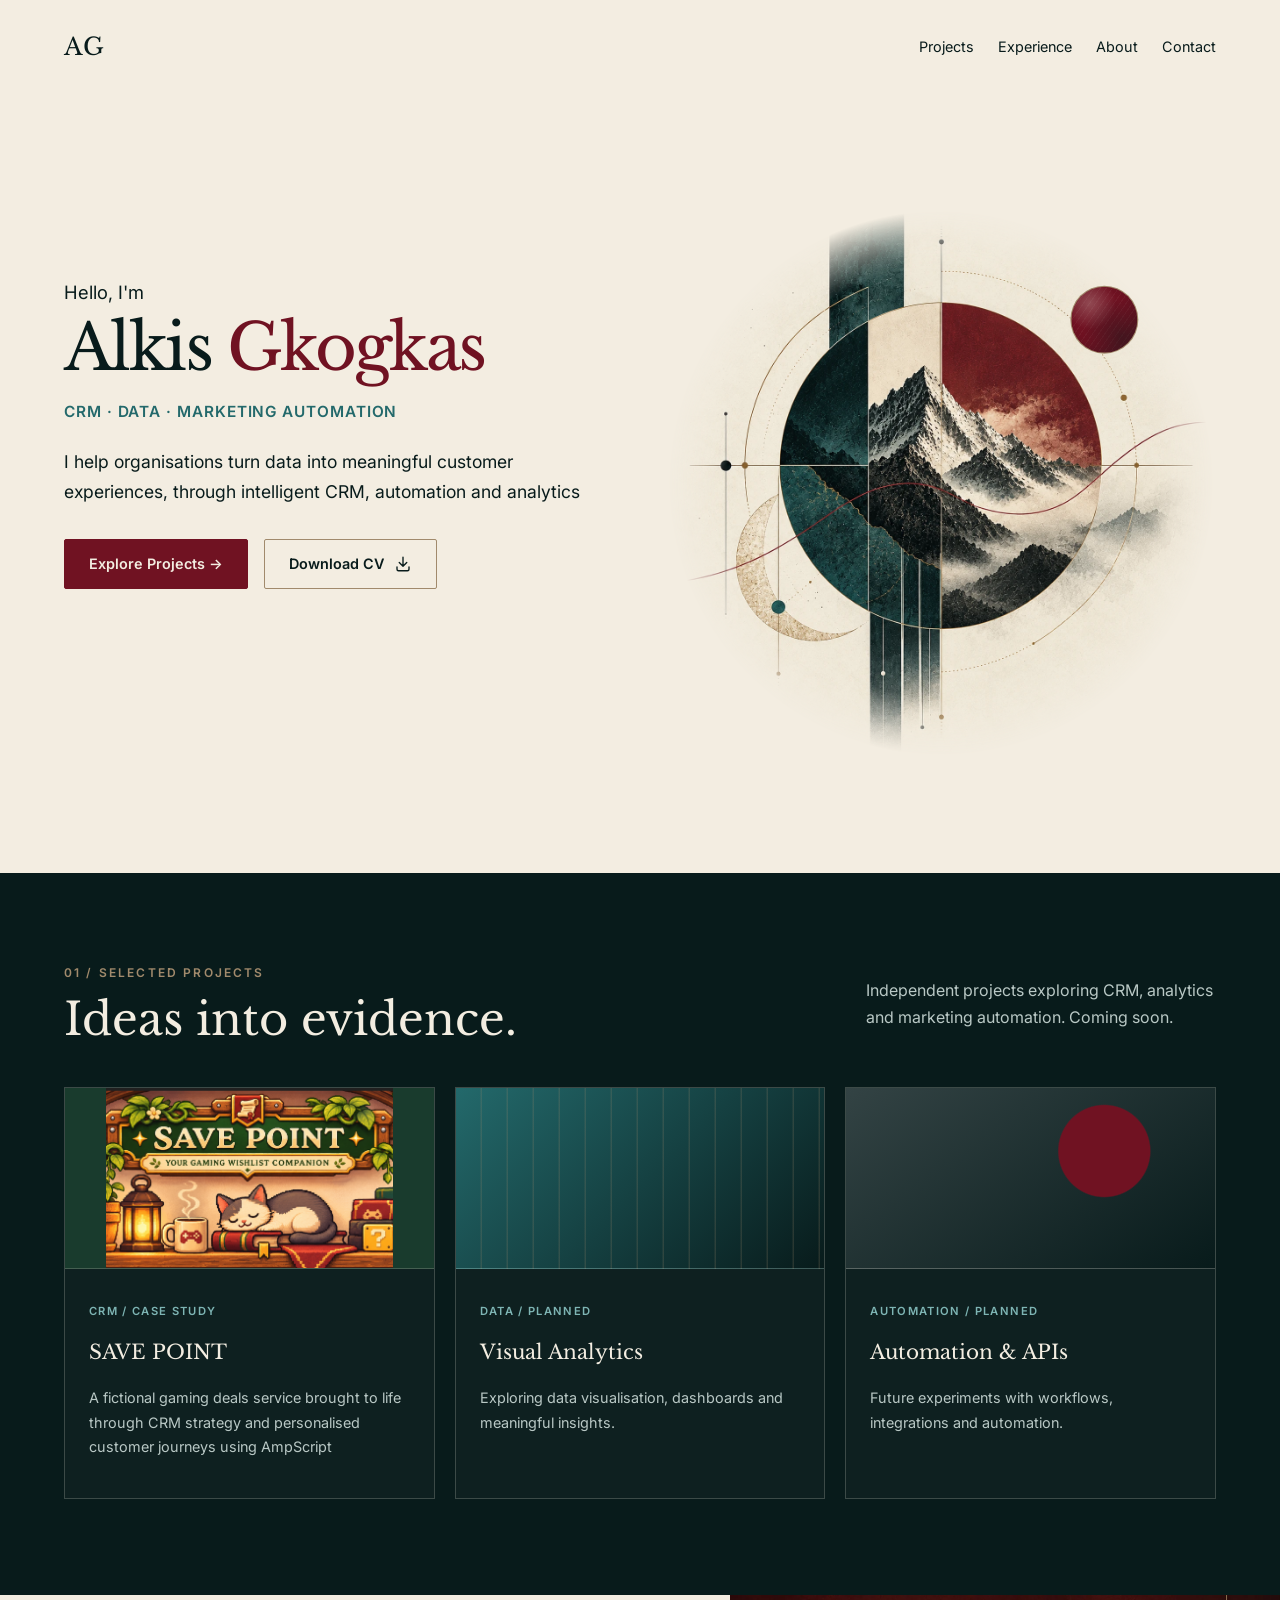
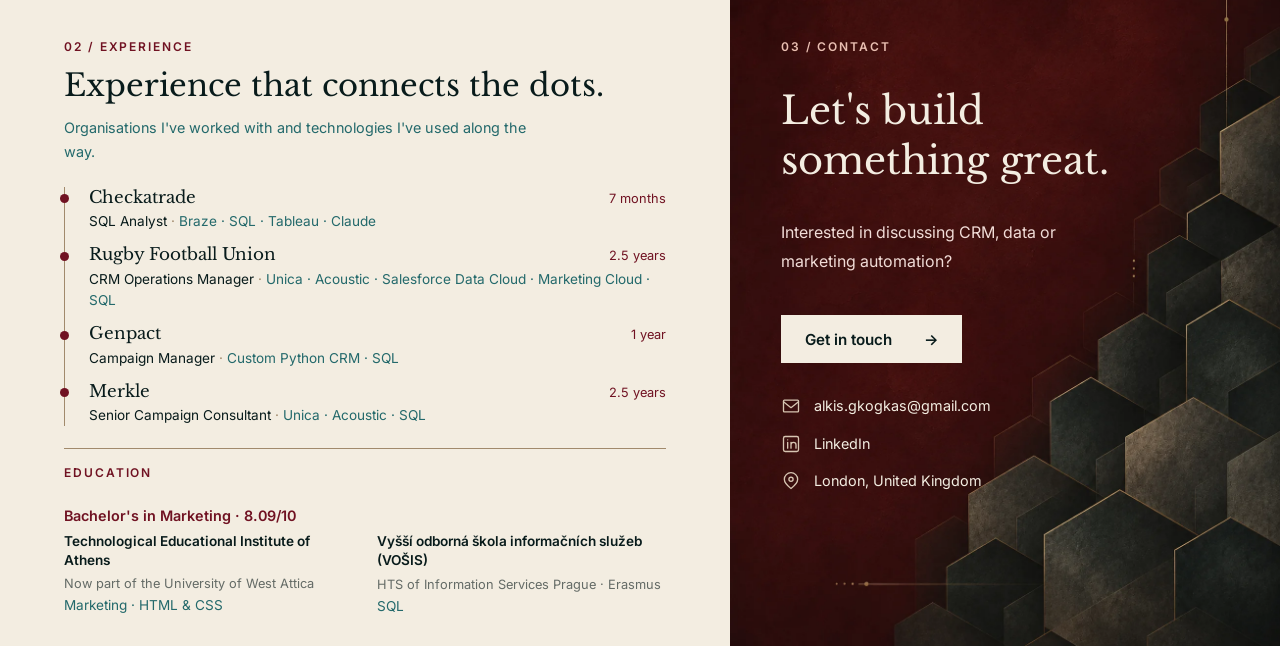
<file: index.html>
<!DOCTYPE html>
<html lang="en">
<head>
    <meta charset="UTF-8">
    <meta name="viewport" content="width=device-width, initial-scale=1.0">
    <title>Alkis Gkogkas</title>
    <link rel="stylesheet" href="style.css">
    <script src="hero.js" defer></script>
</head>
<body>

    <header class="site-header">
        <a href="/" class="logo">AG</a>
        <nav aria-label="Main navigation">
            <a href="#projects">Projects</a>
            <a href="#experience">Experience</a>
            <span class="nav-placeholder">About</span>
            <a href="#contact">Contact</a>
        </nav>
    </header>

    <main>
        <!-- Hero -->
        <section class="hero">
            <div class="hero-content">
                <p class="hero-intro">Hello, I'm</p>

                <h1>
                    <span class="first-name">Alkis</span>
                    <span class="last-name">Gkogkas</span>
                </h1>

                <p class="hero-role">CRM · DATA · MARKETING AUTOMATION</p>

                <p class="hero-description">
                    I help organisations turn data into meaningful
                    customer experiences, through intelligent CRM,
                    automation and analytics
                </p>

                <!-- Decorative placeholders; activate when destinations exist -->
                <div class="hero-actions">
                    <span class="hero-button hero-button-primary">
                        Explore Projects &rarr;
                    </span>

                    
<details class="cv-selector">

    <summary class="hero-button hero-button-secondary">
        Download CV

        <svg width="18" height="18" viewBox="0 0 24 24"
             fill="none" stroke="currentColor"
             stroke-width="1.8" stroke-linecap="round"
             stroke-linejoin="round" aria-hidden="true">
            <path d="M12 3v12m-5-5 5 5 5-5"/>
            <path d="M4 16v3a2 2 0 0 0 2 2h12a2 2 0 0 0 2-2v-3"/>
        </svg>
    </summary>

    <div class="cv-options">

        <a class="cv-option"
           data-cv="crm"
           href="cv-crm.pdf"
           download="Alkis-Gkogkas-CRM.pdf">
            <strong>CRM & Automation</strong>
            <span>Download PDF</span>
        </a>

        <a class="cv-option"
            data-cv="analytics"
            href="cv-analytics.pdf"
           download="Alkis-Gkogkas-Analytics.pdf">
            <strong>Data & Analytics</strong>
            <span>Download PDF</span>
        </a>

    </div>

</details>
</div> 
</div> 

            <div class="hero-art" aria-hidden="true">
                <img src="hero-geometric-artwork.webp" alt="" class="hero-image">
                <div class="art-dot"></div>
            </div>
        </section>

        <!-- Projects: sample project concepts, not completed case studies -->
        <section class="projects" id="projects">
            <div class="projects-inner">
                <div class="projects-heading">
                    <div>
                        <p class="projects-kicker">01 / SELECTED PROJECTS</p>
                        <h2>Ideas into evidence.</h2>
                    </div>
                    <p class="projects-intro">
                        Independent projects exploring CRM,
                        analytics and marketing automation.
                        Coming soon.
                    </p>
                </div>

                <div class="projects-grid">
                    
<a class="project-card" href="/projects/save-point/">
    <div class="project-visual project-visual--crm"
         aria-hidden="true"></div>

    <div class="project-copy">
        <p class="project-label">CRM / CASE STUDY</p>
        <h3>SAVE POINT</h3>
        <p>
            A fictional gaming deals service brought to life
            through CRM strategy and personalised customer journeys
            using AmpScript
        </p>
    </div>
</a>


                    <article class="project-card">
                        <div class="project-visual project-visual--data"
                             aria-hidden="true"></div>
                        <div class="project-copy">
                            <p class="project-label">DATA / PLANNED</p>
                            <h3>Visual Analytics</h3>
                            <p>
                                Exploring data visualisation,
                                dashboards and meaningful insights.
                            </p>
                        </div>
                    </article>

                    <article class="project-card">
                        <div class="project-visual project-visual--automation"
                             aria-hidden="true"></div>
                        <div class="project-copy">
                            <p class="project-label">AUTOMATION / PLANNED</p>
                            <h3>Automation & APIs</h3>
                            <p>
                                Future experiments with workflows,
                                integrations and automation.
                            </p>
                        </div>
                    </article>
                </div>
            </div>
        </section>

        <!-- Experience / Contact split -->
        <div class="career-contact">
            <section class="experience-panel" id="experience">
                <p class="section-label">02 / EXPERIENCE</p>
                <h2>Experience that connects the dots.</h2>
                <p class="experience-intro">
                    Organisations I've worked with and
                    technologies I've used along the way.
                </p>

                <ol class="career-list">
                    <li class="career-entry">
                        <div class="career-heading">
                            <h3>Checkatrade</h3>
                            <span class="career-duration">7 months</span>
                        </div>
                        <p class="career-role">SQL Analyst</p>
                        <p class="career-tools">Braze · SQL · Tableau · Claude</p>
                    </li>

                    <li class="career-entry">
                        <div class="career-heading">
                            <h3>Rugby Football Union</h3>
                            <span class="career-duration">2.5 years</span>
                        </div>
                        <p class="career-role">CRM Operations Manager</p>
                        <p class="career-tools">
                            Unica · Acoustic · Salesforce Data Cloud · Marketing Cloud · SQL
                        </p>
                    </li>

                    <li class="career-entry">
                        <div class="career-heading">
                            <h3>Genpact</h3>
                            <span class="career-duration">1 year</span>
                        </div>
                        <p class="career-role">Campaign Manager</p>
                        <p class="career-tools">Custom Python CRM · SQL</p>
                    </li>

                    <li class="career-entry">
                        <div class="career-heading">
                            <h3>Merkle</h3>
                            <span class="career-duration">2.5 years</span>
                        </div>
                        <p class="career-role">Senior Campaign Consultant</p>
                        <p class="career-tools">Unica · Acoustic · SQL</p>
                    </li>
                </ol>

                <div class="education-block">
                    <p class="section-label">EDUCATION</p>
                    <div class="education-entry">
                        <p class="education-degree"> Bachelor's in Marketing · 8.09/10</p>
                        <h3>Technological Educational Institute of Athens</h3>
                        <p class="education-institution">
                            Now part of the University of West Attica
                        </p>
                        <p class="education-skills">Marketing · HTML &amp; CSS</p>
                    </div>

                    <div class="education-entry">
                        <h3>Vyšší odborná škola informačních služeb (VOŠIS)</h3>
                        <p class="education-institution">HTS of Information Services Prague · Erasmus</p>
                        <p class="education-skills">SQL</p>
                    </div>
                </div>
            </section>

            <section class="contact-panel" id="contact">
                <div class="contact-content">
                    <p class="contact-kicker">03 / CONTACT</p>
                    <h2>Let's build something great.</h2>
                    <p class="contact-description">
                        Interested in discussing CRM, data
                        or marketing automation?
                     </p>
                   
<a class="contact-button"
   href="mailto:alkis.gkogkas@gmail.com">
    Get in touch
    <span aria-hidden="true">&rarr;</span>
</a>

<address class="contact-details">        

<div class="contact-email-row">
    <button
        class="contact-copy-email"
        type="button"
        data-email="alkis.gkogkas@gmail.com"
        title="Copy email address"
    >
        <span class="contact-icon" aria-hidden="true">
            <svg viewBox="0 0 24 24">
                <rect x="3" y="5" width="18" height="14" rx="1"/>
                <path d="m3 7 9 7 9-7"/>
            </svg>
        </span>
        <span>alkis.gkogkas@gmail.com</span>
    </button>

    <span class="copy-feedback" role="status"></span>
</div>

      <a href="https://www.linkedin.com/in/alkis-gkogkas"
       target="_blank"
       rel="noopener noreferrer">
        <span class="contact-icon" aria-hidden="true">
            <svg viewBox="0 0 24 24">
                <rect x="3" y="3" width="18" height="18" rx="2"/>
                <path d="M8 10v7 M8 7v.01 M12 17v-7
                         M12 13a3 3 0 0 1 6 0v4"/>
            </svg>
        </span>
        LinkedIn
    </a>

    <div class="contact-location">
        <span class="contact-icon" aria-hidden="true">
            <svg viewBox="0 0 24 24">
                <path d="M20 10c0 5-8 11-8 11S4 15 4 10
                         a8 8 0 1 1 16 0Z"/>
                <circle cx="12" cy="10" r="2.5"/>
            </svg>
        </span>
        London, United Kingdom
    </div>

</address>

                </div>
            </section>
        </div>
    </main>
</body>
</html>
</file>
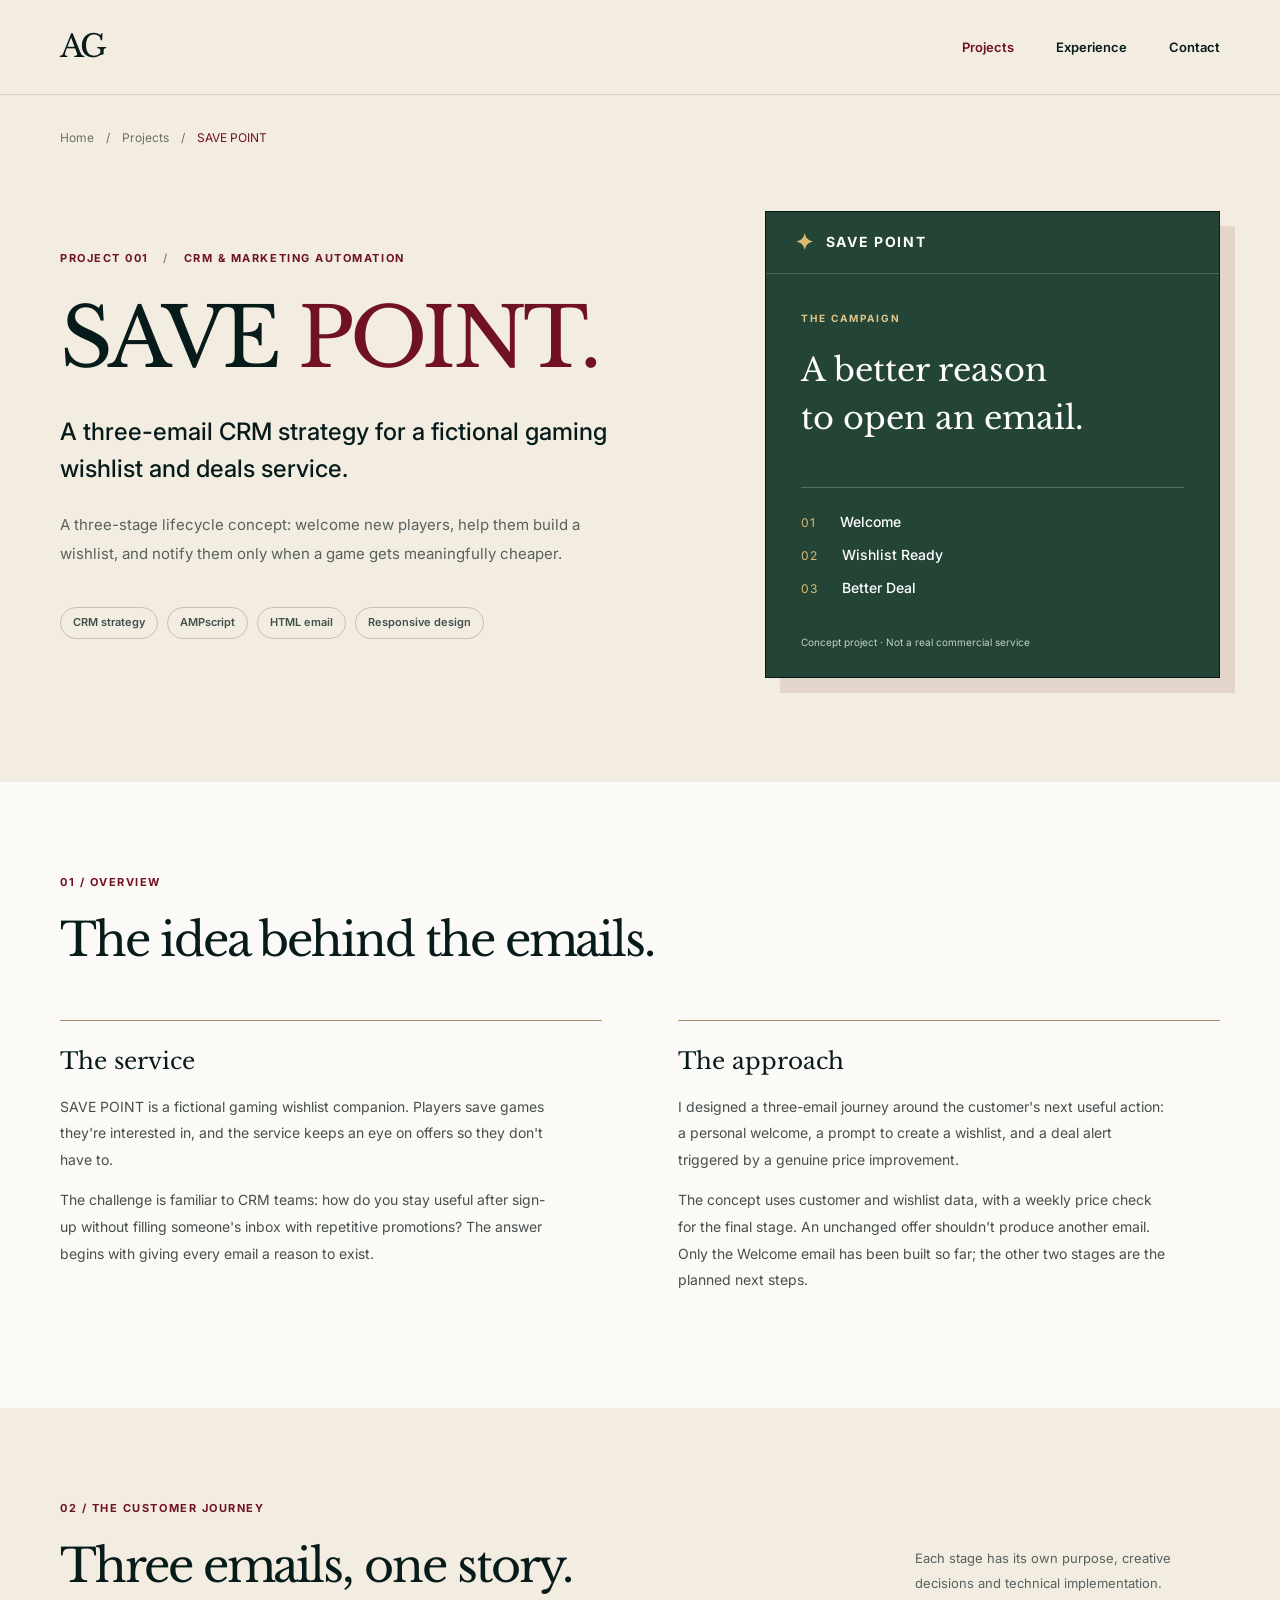
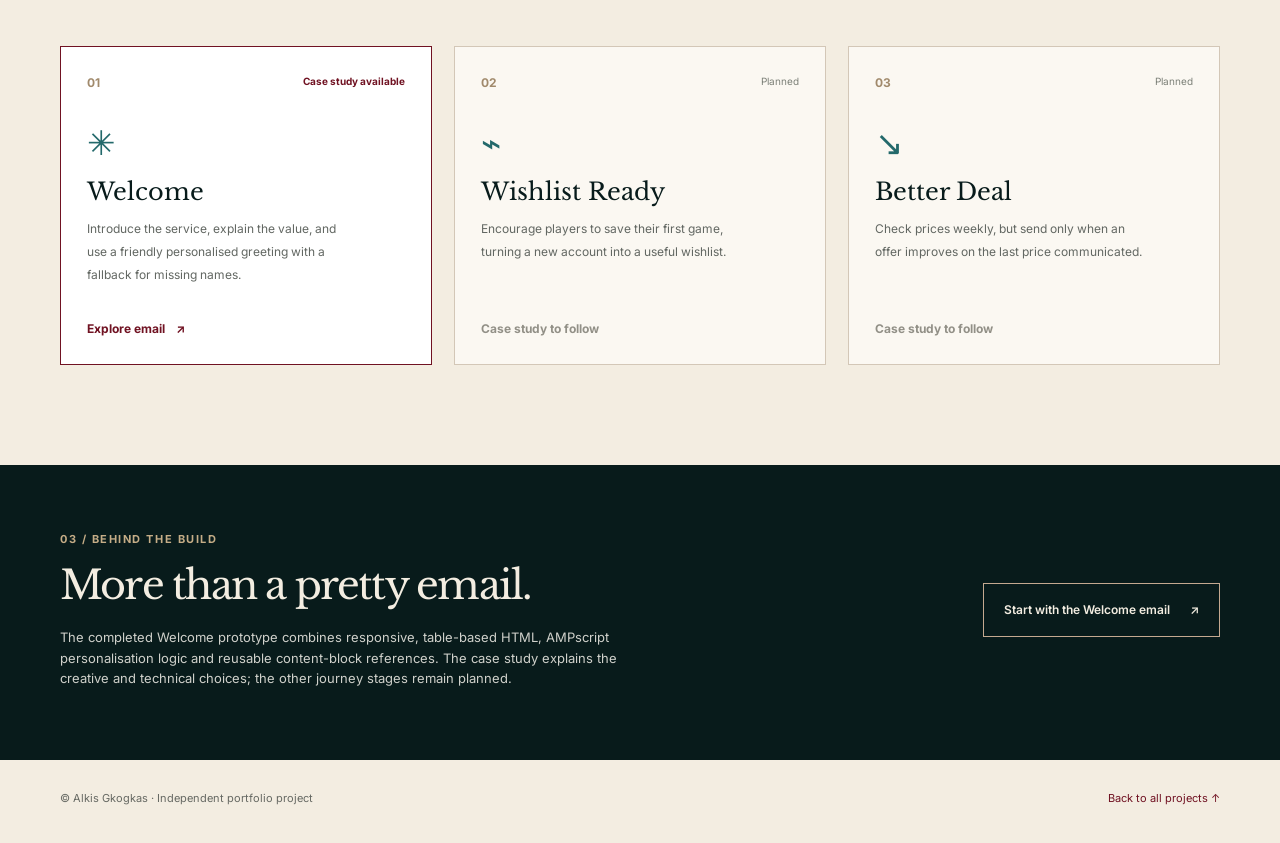
<file: projects/save-point/index.html>
<!doctype html>
<html lang="en">
<head>
  <meta charset="utf-8">
  <meta name="viewport" content="width=device-width, initial-scale=1">
  <meta name="description" content="SAVE POINT: a fictional gaming wishlist CRM campaign, designed as a portfolio project by Alkis Gkogkas.">
  <title>SAVE POINT CRM Campaign | Alkis Gkogkas</title>
  <link rel="preconnect" href="https://fonts.googleapis.com">
  <link rel="preconnect" href="https://fonts.gstatic.com" crossorigin>
  <link href="https://fonts.googleapis.com/css2?family=Inter:wght@400;500;600;700&family=Libre+Baskerville:wght@400;700&display=swap" rel="stylesheet">
  <link rel="stylesheet" href="project.css">
</head>
<body>
  <a class="skip-link" href="#main">Skip to content</a>
  <header class="site-header">
    <div class="shell header-inner">
      <a class="monogram" href="../../index.html" aria-label="Alkis Gkogkas, homepage">AG</a>
      <nav class="site-nav" aria-label="Main navigation">
        <a href="../../index.html#projects" aria-current="page">Projects</a>
        <a href="../../index.html#experience">Experience</a>
        <a href="../../index.html#contact">Contact</a>
      </nav>
    </div>
  </header>

  <main id="main">
    <div class="shell breadcrumbs" aria-label="Breadcrumb">
      <a href="../../index.html">Home</a><span aria-hidden="true">/</span>
      <a href="../../index.html#projects">Projects</a><span aria-hidden="true">/</span>
      <span aria-current="page">SAVE POINT</span>
    </div>

    <section class="campaign-hero shell" aria-labelledby="campaign-title">
      <div class="hero-copy">
        <p class="eyebrow">PROJECT 001 <span class="eyebrow-divider">/</span> CRM &amp; MARKETING AUTOMATION</p>
        <h1 id="campaign-title">SAVE <em>POINT.</em></h1>
        <p class="hero-lead">A three-email CRM strategy for a fictional gaming wishlist and deals service.</p>
        <p class="hero-subtext">A three-stage lifecycle concept: welcome new players, help them build a wishlist, and notify them only when a game gets meaningfully cheaper.</p>
        <div class="tag-row" aria-label="Project technologies">
          <span>CRM strategy</span><span>AMPscript</span><span>HTML email</span><span>Responsive design</span>
        </div>
      </div>
      <aside class="campaign-note" aria-label="Project at a glance">
        <div class="note-header"><span class="tiny-star" aria-hidden="true">✦</span><span>SAVE POINT</span></div>
        <div class="note-body">
          <p class="note-kicker">THE CAMPAIGN</p>
          <p class="note-title">A better reason<br>to open an email.</p>
          <div class="note-rule"></div>
          <div class="note-steps" aria-label="Journey stages">
            <span>01 <strong>Welcome</strong></span>
            <span>02 <strong>Wishlist Ready</strong></span>
            <span>03 <strong>Better Deal</strong></span>
          </div>
          <p class="note-footer">Concept project · Not a real commercial service</p>
        </div>
      </aside>
    </section>

    <section class="section-white" aria-labelledby="project-overview-title">
      <div class="shell section-block">
        <div class="section-heading">
          <p class="eyebrow">01 / OVERVIEW</p>
          <h2 id="project-overview-title">The idea behind the emails.</h2>
        </div>
        <div class="overview-grid">
          <div class="editorial-block">
            <h3>The service</h3>
            <p>SAVE POINT is a fictional gaming wishlist companion. Players save games they're interested in, and the service keeps an eye on offers so they don't have to.</p>
            <p>The challenge is familiar to CRM teams: how do you stay useful after sign-up without filling someone's inbox with repetitive promotions? The answer begins with giving every email a reason to exist.</p>
          </div>
          <div class="editorial-block">
            <h3>The approach</h3>
            <p>I designed a three-email journey around the customer's next useful action: a personal welcome, a prompt to create a wishlist, and a deal alert triggered by a genuine price improvement.</p>
            <p>The concept uses customer and wishlist data, with a weekly price check for the final stage. An unchanged offer shouldn't produce another email. Only the Welcome email has been built so far; the other two stages are the planned next steps.</p>
          </div>
        </div>
      </div>
    </section>

    <section class="section-parchment" aria-labelledby="journey-title">
      <div class="shell section-block journey-block">
        <div class="section-heading section-heading-row">
          <div>
            <p class="eyebrow">02 / THE CUSTOMER JOURNEY</p>
            <h2 id="journey-title">Three emails, one story.</h2>
          </div>
          <p class="section-aside">Each stage has its own purpose, creative decisions and technical implementation.</p>
        </div>
        <div class="journey-cards">
          <a class="journey-card journey-card-active" href="welcome.html" aria-label="Read the Welcome email case study">
            <div class="card-top"><span class="stage-number">01</span><span class="status status-ready">Case study available</span></div>
            <div class="stage-icon" aria-hidden="true">✳</div>
            <h3>Welcome</h3>
            <p>Introduce the service, explain the value, and use a friendly personalised greeting with a fallback for missing names.</p>
            <span class="card-action">Explore email <span aria-hidden="true">↗</span></span>
          </a>
          <article class="journey-card journey-card-planned">
            <div class="card-top"><span class="stage-number">02</span><span class="status">Planned</span></div>
            <div class="stage-icon" aria-hidden="true">⌁</div>
            <h3>Wishlist Ready</h3>
            <p>Encourage players to save their first game, turning a new account into a useful wishlist.</p>
            <span class="card-action card-action-muted">Case study to follow</span>
          </article>
          <article class="journey-card journey-card-planned">
            <div class="card-top"><span class="stage-number">03</span><span class="status">Planned</span></div>
            <div class="stage-icon" aria-hidden="true">↘</div>
            <h3>Better Deal</h3>
            <p>Check prices weekly, but send only when an offer improves on the last price communicated.</p>
            <span class="card-action card-action-muted">Case study to follow</span>
          </article>
        </div>
      </div>
    </section>

    <section class="section-ink" aria-labelledby="details-title">
      <div class="shell closing-row">
        <div>
          <p class="eyebrow eyebrow-gold">03 / BEHIND THE BUILD</p>
          <h2 id="details-title">More than a pretty email.</h2>
          <p>The completed Welcome prototype combines responsive, table-based HTML, AMPscript personalisation logic and reusable content-block references. The case study explains the creative and technical choices; the other journey stages remain planned.</p>
        </div>
        <a class="outline-button" href="welcome.html">Start with the Welcome email <span aria-hidden="true">↗</span></a>
      </div>
    </section>
  </main>

  <footer class="site-footer">
    <div class="shell footer-inner"><span>© Alkis Gkogkas · Independent portfolio project</span><a href="../../index.html#projects">Back to all projects ↑</a></div>
  </footer>
</body>
</html>
</file>
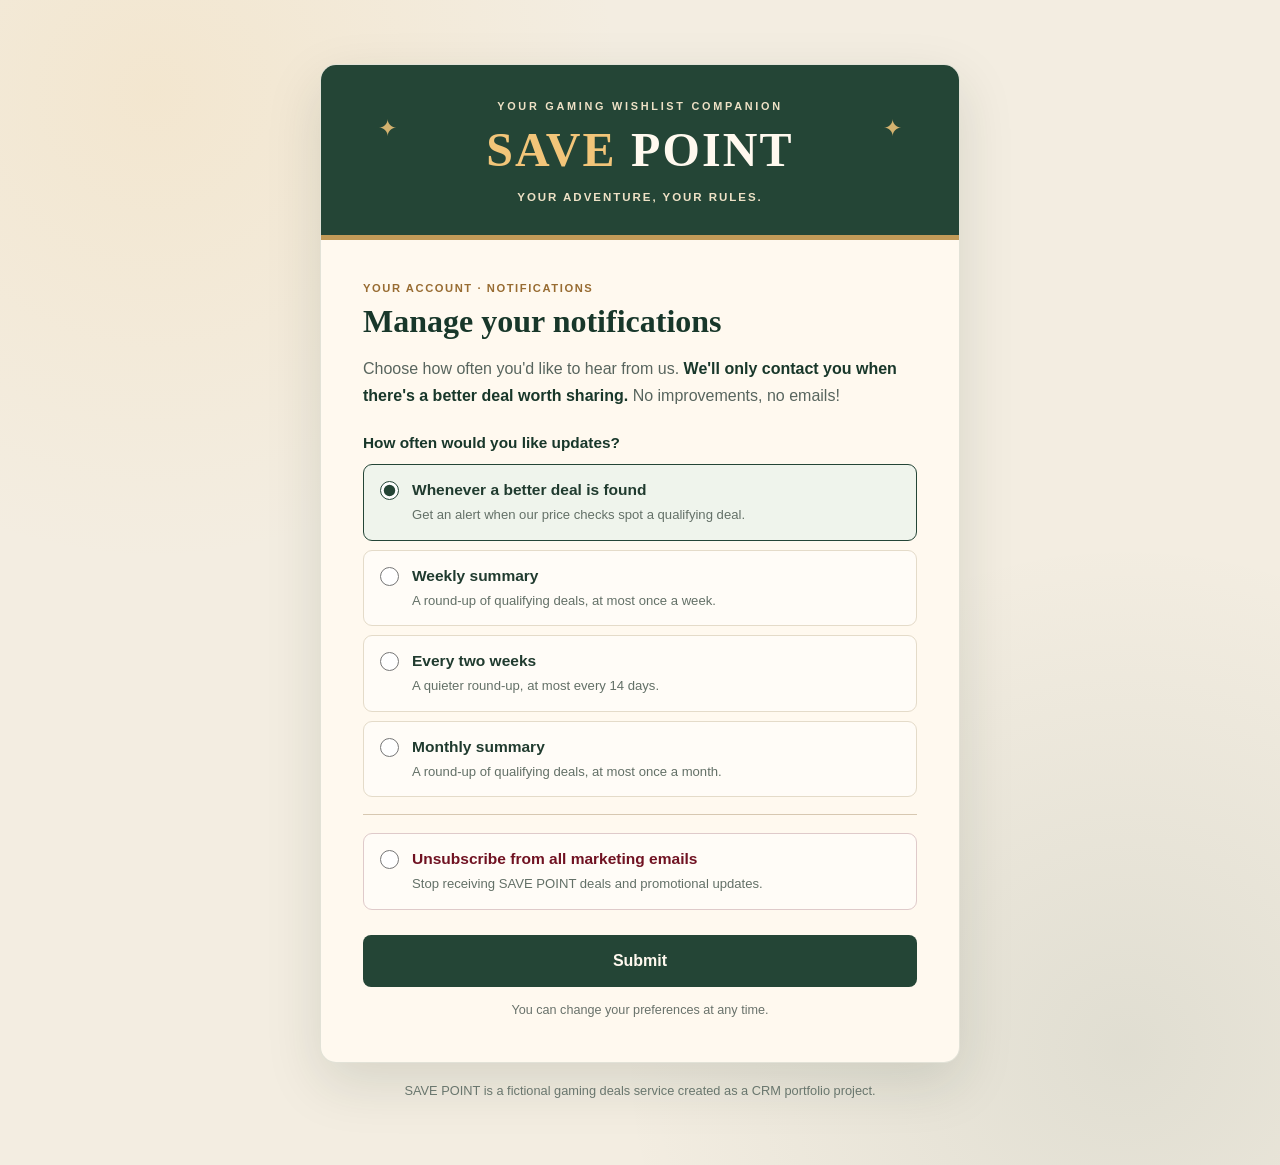
<file: savepoint-preferences.html>
<!DOCTYPE html>
<html lang="en">
<head>
  <meta charset="UTF-8">
  <meta name="viewport" content="width=device-width, initial-scale=1">
  <meta name="theme-color" content="#244536">
  <meta name="description" content="Choose how often SAVE POINT sends you better game deal notifications, or unsubscribe from marketing emails.">
  <title>Manage Notifications | SAVE POINT</title>
  <style>
    :root {
      color-scheme: light;
      --forest: #244536;
      --forest-deep: #18372a;
      --gold: #f2c579;
      --paper: #fff9ef;
      --sand: #f3ede1;
      --ink: #243c32;
      --muted: #58655e;
      --line: #e4dbc9;
      --accent: #701222;
      --shadow: 0 20px 55px rgba(20, 43, 30, .13);
    }
    * { box-sizing: border-box; }
    html { font-size: 16px; }
    body {
      margin: 0;
      min-height: 100vh;
      padding: clamp(22px, 5vw, 64px) 16px;
      color: var(--ink);
      font-family: -apple-system, BlinkMacSystemFont, "Segoe UI", Arial, sans-serif;
      background:
        radial-gradient(circle at 12% 8%, rgba(242, 197, 121, .17), transparent 30%),
        radial-gradient(circle at 88% 90%, rgba(36, 69, 54, .09), transparent 33%),
        var(--sand);
    }
    .shell { max-width: 640px; margin: 0 auto; }
    .page-card {
      overflow: hidden;
      border: 1px solid rgba(36, 69, 54, .13);
      border-radius: 16px;
      box-shadow: var(--shadow);
      background: var(--paper);
    }
    .brand-header {
      position: relative;
      isolation: isolate;
      overflow: hidden;
      padding: 35px 25px 32px;
      text-align: center;
      background: var(--forest);
      border-bottom: 5px solid #c29a58;
    }
    .brand-header::before, .brand-header::after {
      content: "✦";
      position: absolute;
      top: 29%;
      font-size: 1.45rem;
      color: var(--gold);
      opacity: .85;
      z-index: -1;
    }
    .brand-header::before { left: clamp(14px, 9%, 75px); }
    .brand-header::after { right: clamp(14px, 9%, 75px); }
    .brand-header .label {
      margin: 0 0 12px;
      color: #eee1c6;
      font-size: .68rem;
      font-weight: 750;
      letter-spacing: .25em;
    }
    .brand {
      margin: 0;
      color: #fff9ef;
      font-family: Georgia, "Times New Roman", serif;
      font-size: clamp(2rem, 7vw, 3rem);
      letter-spacing: .045em;
      line-height: 1.1;
    }
    .brand span { color: var(--gold); }
    .brand-tagline {
      margin: 14px 0 0;
      font-size: .72rem;
      letter-spacing: .17em;
      font-weight: 700;
      color: #eee1c6;
    }
    .content { padding: clamp(24px, 6vw, 42px); }
    .section-eyebrow {
      margin: 0 0 8px;
      color: #986c32;
      font-size: .7rem;
      font-weight: 800;
      letter-spacing: .14em;
      text-transform: uppercase;
    }
    h2 {
      margin: 0;
      color: var(--forest-deep);
      font-family: Georgia, "Times New Roman", serif;
      font-size: clamp(1.55rem, 5vw, 2rem);
      line-height: 1.23;
    }
    .intro { margin: 15px 0 25px; line-height: 1.65; color: var(--muted); }
    .intro strong { color: var(--forest-deep); }
    fieldset { min-width: 0; border: 0; padding: 0; margin: 0; }
    legend {
      padding: 0;
      margin-bottom: 12px;
      color: var(--forest-deep);
      font-size: .96rem;
      font-weight: 750;
    }
    .choices { display: grid; gap: 9px; }
    .choice {
      display: flex;
      align-items: flex-start;
      gap: 13px;
      padding: 15px 16px;
      border-radius: 9px;
      border: 1.5px solid var(--line);
      background: #fffcf7;
      cursor: pointer;
      transition: border-color .16s ease, background-color .16s ease;
    }
    .choice:hover { border-color: #9aaf9b; }
    .choice:has(input:checked) {
      border-color: var(--forest);
      background: #eff4ec;
    }
    .choice:has(input:focus-visible) { outline: 3px solid #d4a646; outline-offset: 2px; }
    .choice input {
      width: 19px;
      height: 19px;
      margin: 1px 0 0;
      flex: 0 0 auto;
      accent-color: var(--forest);
      cursor: pointer;
    }
    .choice-main { display: block; color: #203b2f; font-size: .97rem; font-weight: 720; line-height: 1.35; }
    .choice-desc { display: block; margin-top: 4px; font-size: .82rem; color: #637067; line-height: 1.5; }
    .unsubscribe-area { margin-top: 17px; padding-top: 18px; border-top: 1px solid #d7c8b1; }
    .unsubscribe-area .choice { border-color: #dfcaca; }
    .unsubscribe-area .choice:has(input:checked) { border-color: var(--accent); background: #fbefee; }
    .unsubscribe-area .choice input { accent-color: var(--accent); }
    .unsubscribe-area .choice-main { color: var(--accent); }
    .submit {
      display: block;
      width: 100%;
      min-height: 52px;
      margin-top: 25px;
      padding: 14px 20px;
      border: 0;
      border-radius: 8px;
      background: var(--forest);
      color: #fff9ef;
      font: inherit;
      font-weight: 760;
      font-size: 1rem;
      cursor: pointer;
      transition: background .16s ease, transform .16s ease;
    }
    .submit:hover { background: var(--forest-deep); }
    .submit:active { transform: translateY(1px); }
    .submit:focus-visible { outline: 3px solid #d4a646; outline-offset: 3px; }
    .smallprint { margin: 14px 0 0; text-align: center; color: #69726b; font-size: .79rem; line-height: 1.5; }
    .confirmation { text-align: center; padding: 24px 0 16px; }
    .confirmation[hidden], .preferences[hidden] { display: none; }
    .check {
      display: grid;
      place-items: center;
      width: 62px;
      height: 62px;
      margin: 0 auto 21px;
      border-radius: 50%;
      border: 2px solid #aec3a6;
      background: #e9f2e5;
      color: var(--forest);
      font-size: 2rem;
      line-height: 1;
    }
    .confirmation h2 { margin-bottom: 14px; }
    .confirmation p { color: var(--muted); line-height: 1.65; }
    .selected-summary { color: var(--forest-deep) !important; font-weight: 760; }
    .demo-notice { margin: 20px 0 0; padding: 13px; background: #f3eee3; border-radius: 7px; font-size: .85rem; }
    .fine-footer { margin: 18px 0 0; text-align: center; color: #69766e; font-size: .8rem; line-height: 1.6; }
    @media (max-width: 420px) {
      body { padding: 14px 10px; }
      .brand-header { padding: 30px 12px 26px; }
      .brand-header::before, .brand-header::after { font-size: .95rem; }
      .choice { padding: 13px 12px; }
      .content { padding: 23px 19px 27px; }
    }
    @media (prefers-reduced-motion: reduce) {
      *, *::before, *::after { transition: none !important; }
    }
  </style>
</head>
<body>
  <main class="shell">
    <section class="page-card" aria-label="SAVE POINT notification preferences">
      <header class="brand-header">
        <p class="label">YOUR GAMING WISHLIST COMPANION</p>
        <h1 class="brand"><span>SAVE</span> POINT</h1>
        <p class="brand-tagline">YOUR ADVENTURE, YOUR RULES.</p>
      </header>

      <div class="content">
        <div class="preferences" id="preferences">
          <p class="section-eyebrow">Your account · Notifications</p>
          <h2>Manage your notifications</h2>
          <p class="intro">Choose how often you'd like to hear from us. <strong>We'll only contact you when there's a better deal worth sharing.</strong> No improvements, no emails!</p>

          <form id="preference-form">
            <fieldset>
              <legend>How often would you like updates?</legend>
              <div class="choices">
                <label class="choice">
                  <input type="radio" name="frequency" value="whenever" checked>
                  <span><span class="choice-main">Whenever a better deal is found</span><span class="choice-desc">Get an alert when our price checks spot a qualifying deal.</span></span>
                </label>
                <label class="choice">
                  <input type="radio" name="frequency" value="weekly">
                  <span><span class="choice-main">Weekly summary</span><span class="choice-desc">A round-up of qualifying deals, at most once a week.</span></span>
                </label>
                <label class="choice">
                  <input type="radio" name="frequency" value="fortnightly">
                  <span><span class="choice-main">Every two weeks</span><span class="choice-desc">A quieter round-up, at most every 14 days.</span></span>
                </label>
                <label class="choice">
                  <input type="radio" name="frequency" value="monthly">
                  <span><span class="choice-main">Monthly summary</span><span class="choice-desc">A round-up of qualifying deals, at most once a month.</span></span>
                </label>
              </div>

              <!-- Same radio name = mutually exclusive with every frequency above. -->
              <div class="unsubscribe-area">
                <label class="choice">
                  <input type="radio" name="frequency" value="unsubscribe">
                  <span><span class="choice-main">Unsubscribe from all marketing emails</span><span class="choice-desc">Stop receiving SAVE POINT deals and promotional updates.</span></span>
                </label>
              </div>
            </fieldset>
            <button type="submit" class="submit">Submit</button>
            <p class="smallprint">You can change your preferences at any time.</p>
          </form>
        </div>

        <!-- Simulated submission; no real subscriber record is updated. -->
        <div class="confirmation" id="confirmation" hidden aria-live="polite" tabindex="-1">
          <div class="check" aria-hidden="true">✓</div>
          <h2 id="confirmation-title">Preference selected</h2>
          <p class="selected-summary" id="confirmation-selection"></p>
          <p id="confirmation-message"></p>
          <p class="demo-notice"><strong>Portfolio demonstration:</strong> This page shows the intended preference-centre flow. No real subscription settings have been changed.</p>
        </div>
      </div>
    </section>
    <p class="fine-footer">SAVE POINT is a fictional gaming deals service created as a CRM portfolio project.</p>
  </main>
  <script>
    (function () {
      'use strict';
      const form = document.getElementById('preference-form');
      const preferences = document.getElementById('preferences');
      const confirmation = document.getElementById('confirmation');
      const confirmationTitle = document.getElementById('confirmation-title');
      const confirmationSelection = document.getElementById('confirmation-selection');
      const confirmationMessage = document.getElementById('confirmation-message');
      const choices = {
        whenever: 'Whenever a better deal is found',
        weekly: 'Weekly summary',
        fortnightly: 'Every two weeks',
        monthly: 'Monthly summary',
        unsubscribe: 'Unsubscribe from all marketing emails'
      };

      // A footer Unsubscribe link can use ?action=unsubscribe to preselect it.
      // No customer email or other personal data is needed in the demo URL.
      const params = new URLSearchParams(window.location.search);
      if (params.get('action') === 'unsubscribe') {
        form.querySelector('input[value="unsubscribe"]').checked = true;
      }

      form.addEventListener('submit', function (event) {
        event.preventDefault();
        const selection = new FormData(form).get('frequency');
        if (!Object.prototype.hasOwnProperty.call(choices, selection)) return;

        if (selection === 'unsubscribe') {
          confirmationTitle.textContent = 'Unsubscribe selected';
          confirmationSelection.textContent = choices[selection];
          confirmationMessage.textContent = 'In the live service, this would stop all SAVE POINT marketing emails.';
        } else {
          confirmationTitle.textContent = 'Preference selected';
          confirmationSelection.textContent = choices[selection];
          confirmationMessage.textContent = 'In the live service, you would only receive emails when a qualifying better deal is available, subject to your selected frequency.';
        }

        preferences.hidden = true;
        confirmation.hidden = false;
        confirmation.focus();
      });
    }());
  </script>
</body>
</html>
</file>
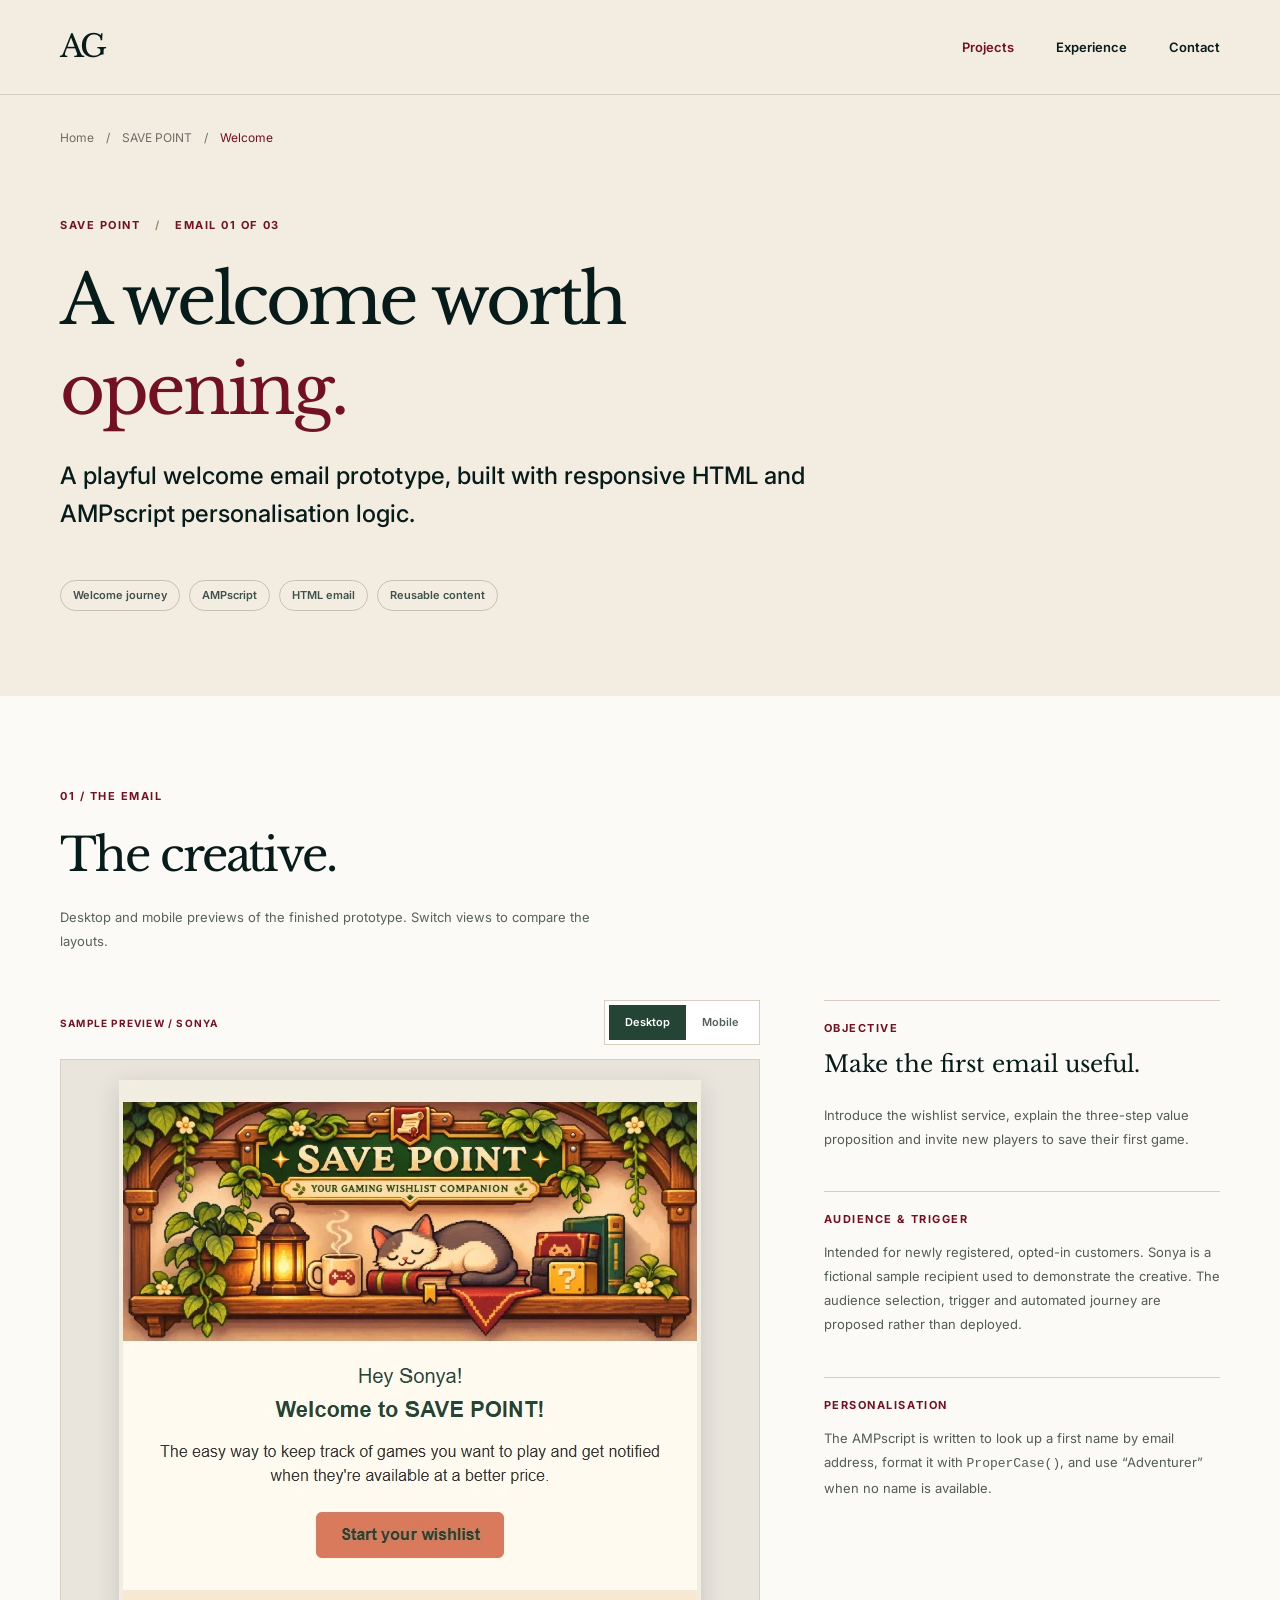
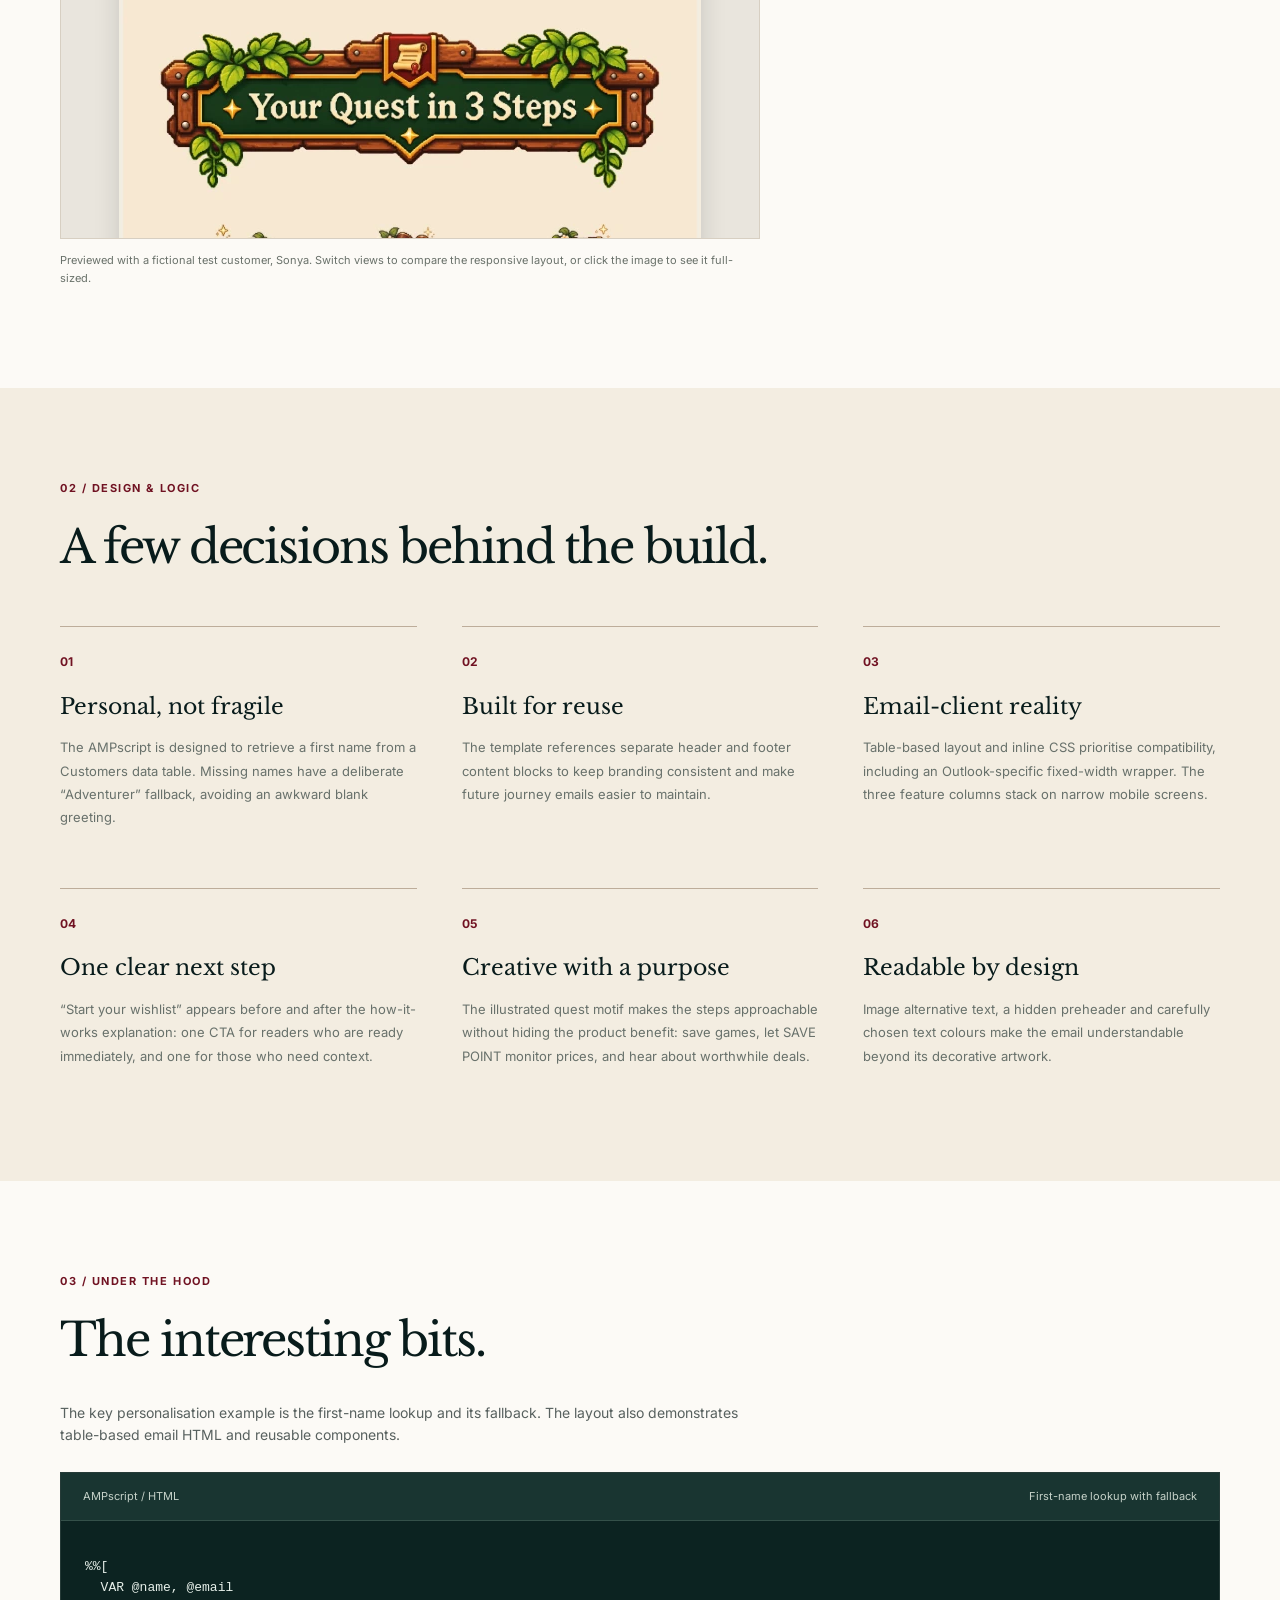
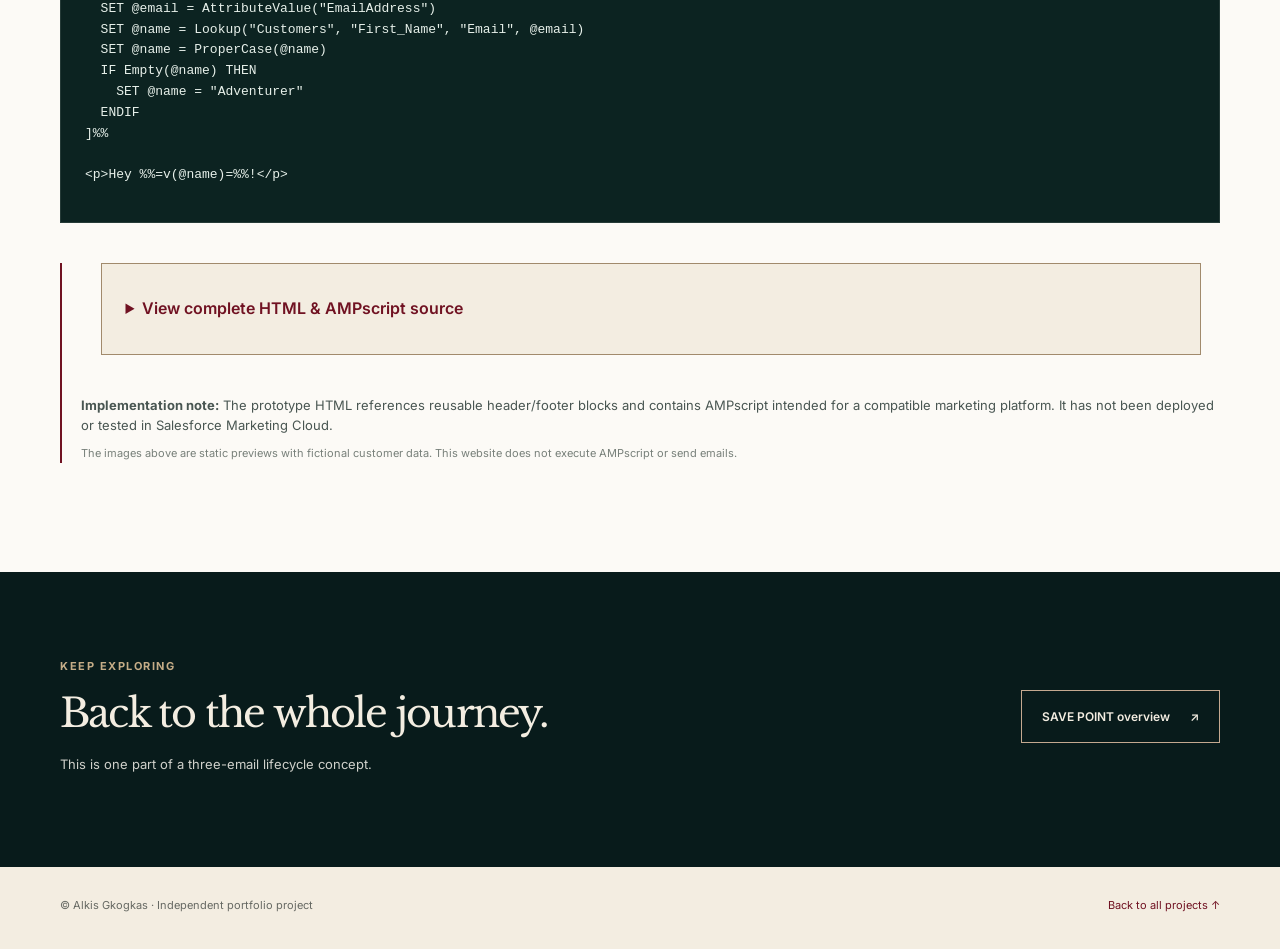
<file: projects/save-point/welcome.html>
<!doctype html>
<html lang="en">
<head>
  <meta charset="utf-8">
  <meta name="viewport" content="width=device-width, initial-scale=1">
  <meta name="description" content="Welcome email case study from the SAVE POINT CRM portfolio campaign by Alkis Gkogkas.">
  <title>Welcome Email SAVE POINT | Alkis Gkogkas</title>
  <link rel="preconnect" href="https://fonts.googleapis.com">
  <link rel="preconnect" href="https://fonts.gstatic.com" crossorigin>
  <link href="https://fonts.googleapis.com/css2?family=Inter:wght@400;500;600;700&family=Libre+Baskerville:wght@400;700&display=swap" rel="stylesheet">
  <link rel="stylesheet" href="project.css">
  <style>
    .email-creative-heading { justify-content: flex-start; }
    .email-creative-heading .section-aside {
      max-width: 550px;
      margin: 18px 0 0;
    }
  </style>
</head>
<body>
  <a class="skip-link" href="#main">Skip to content</a>
  <header class="site-header">
    <div class="shell header-inner">
      <a class="monogram" href="../../index.html" aria-label="Alkis Gkogkas, homepage">AG</a>
      <nav class="site-nav" aria-label="Main navigation">
        <a href="../../index.html#projects" aria-current="page">Projects</a>
        <a href="../../index.html#experience">Experience</a>
        <a href="../../index.html#contact">Contact</a>
      </nav>
    </div>
  </header>
  <main id="main">
    <div class="shell breadcrumbs" aria-label="Breadcrumb">
      <a href="../../index.html">Home</a><span aria-hidden="true">/</span>
      <a href="index.html">SAVE POINT</a><span aria-hidden="true">/</span>
      <span aria-current="page">Welcome</span>
    </div>

    <section class="email-hero shell" aria-labelledby="email-title">
      <p class="eyebrow">SAVE POINT <span class="eyebrow-divider">/</span> EMAIL 01 OF 03</p>
      <h1 id="email-title">A welcome worth <em>opening.</em></h1>
      <p class="hero-lead">A playful welcome email prototype, built with responsive HTML and AMPscript personalisation logic.</p>
      <div class="tag-row"><span>Welcome journey</span><span>AMPscript</span><span>HTML email</span><span>Reusable content</span></div>
    </section>

    <section class="section-white" aria-labelledby="creative-title">
      <div class="shell section-block">
        <div class="section-heading section-heading-row email-creative-heading">
          <div>
            <p class="eyebrow">01 / THE EMAIL</p>
            <h2 id="creative-title">The creative.</h2>
            <p class="section-aside">Desktop and mobile previews of the finished prototype. Switch views to compare the layouts.</p>
          </div>
        </div>
        <div class="email-feature-grid">
          <div class="email-preview-area">
            <!-- The CSS-only switch shows one screenshot at a time. -->
            <input class="preview-radio" type="radio" id="preview-desktop" name="email-preview-mode" checked>
            <input class="preview-radio" type="radio" id="preview-mobile" name="email-preview-mode">
            <div class="preview-toolbar">
              <span class="preview-toolbar-title">SAMPLE PREVIEW / SONYA</span>
              <div class="preview-tabs" role="group" aria-label="Email preview size">
                <label for="preview-desktop">Desktop</label>
                <label for="preview-mobile">Mobile</label>
              </div>
            </div>
            <div class="preview-frame">
              <div class="render-preview render-preview--desktop">
                <a href="save-point-welcome-desktop.webp" target="_blank" rel="noopener" aria-label="Open full-sized desktop email preview in a new tab">
                  <img src="save-point-welcome-desktop.webp" alt="Desktop rendering of the SAVE POINT welcome email: illustrated sleeping cat header, personalised greeting to Sonya, wishlist CTA, three feature columns, second CTA and footer." width="582" height="1206" loading="lazy">
                </a>
              </div>
              <div class="render-preview render-preview--mobile">
                <a href="save-point-welcome-mobile.webp" target="_blank" rel="noopener" aria-label="Open full-sized mobile email preview in a new tab">
                  <img src="save-point-welcome-mobile.webp" alt="Mobile rendering of the SAVE POINT welcome email, with its three illustrated feature columns stacked vertically below the greeting and CTA." width="345" height="1425" loading="lazy">
                </a>
              </div>
            </div>
            <p class="preview-caption">Previewed with a fictional test customer, Sonya. Switch views to compare the responsive layout, or click the image to see it full-sized.</p>
          </div>
          <aside class="email-sidebar">
            <div class="sidebar-block"><p class="eyebrow">OBJECTIVE</p><h3>Make the first email useful.</h3><p>Introduce the wishlist service, explain the three-step value proposition and invite new players to save their first game.</p></div>
            <div class="sidebar-block"><p class="eyebrow">AUDIENCE &amp; TRIGGER</p><p>Intended for newly registered, opted-in customers. Sonya is a fictional sample recipient used to demonstrate the creative. The audience selection, trigger and automated journey are proposed rather than deployed.</p></div>
            <div class="sidebar-block"><p class="eyebrow">PERSONALISATION</p><p>The AMPscript is written to look up a first name by email address, format it with <code>ProperCase()</code>, and use “Adventurer” when no name is available.</p></div>
          </aside>
        </div>
      </div>
    </section>

    <section class="section-parchment" aria-labelledby="choices-title">
      <div class="shell section-block">
        <div class="section-heading"><p class="eyebrow">02 / DESIGN &amp; LOGIC</p><h2 id="choices-title">A few decisions behind the build.</h2></div>
        <div class="decision-grid">
          <div class="decision-item"><span class="decision-n">01</span><h3>Personal, not fragile</h3><p>The AMPscript is designed to retrieve a first name from a Customers data table. Missing names have a deliberate “Adventurer” fallback, avoiding an awkward blank greeting.</p></div>
          <div class="decision-item"><span class="decision-n">02</span><h3>Built for reuse</h3><p>The template references separate header and footer content blocks to keep branding consistent and make future journey emails easier to maintain.</p></div>
          <div class="decision-item"><span class="decision-n">03</span><h3>Email-client reality</h3><p>Table-based layout and inline CSS prioritise compatibility, including an Outlook-specific fixed-width wrapper. The three feature columns stack on narrow mobile screens.</p></div>
          <div class="decision-item"><span class="decision-n">04</span><h3>One clear next step</h3><p>“Start your wishlist” appears before and after the how-it-works explanation: one CTA for readers who are ready immediately, and one for those who need context.</p></div>
          <div class="decision-item"><span class="decision-n">05</span><h3>Creative with a purpose</h3><p>The illustrated quest motif makes the steps approachable without hiding the product benefit: save games, let SAVE POINT monitor prices, and hear about worthwhile deals.</p></div>
          <div class="decision-item"><span class="decision-n">06</span><h3>Readable by design</h3><p>Image alternative text, a hidden preheader and carefully chosen text colours make the email understandable beyond its decorative artwork.</p></div>
        </div>
      </div>
    </section>

    <section class="section-white" aria-labelledby="technical-title">
      <div class="shell section-block">
        <div class="section-heading"><p class="eyebrow">03 / UNDER THE HOOD</p><h2 id="technical-title">The interesting bits.</h2></div>
        <p class="technical-intro">The key personalisation example is the first-name lookup and its fallback. The layout also demonstrates table-based email HTML and reusable components.</p>
        <div class="snippet-box">
          <div class="snippet-head"><span>AMPscript / HTML</span><span>First-name lookup with fallback</span></div>
          <pre><code>%%[
  VAR @name, @email
  SET @email = AttributeValue(&quot;EmailAddress&quot;)
  SET @name = Lookup(&quot;Customers&quot;, &quot;First_Name&quot;, &quot;Email&quot;, @email)
  SET @name = ProperCase(@name)
  IF Empty(@name) THEN
    SET @name = &quot;Adventurer&quot;
  ENDIF
]%%

&lt;p&gt;Hey %%=v(@name)=%%!&lt;/p&gt;</code></pre>
        
        </div>
        <div class="source-note">

          <details class="code-disclosure" id="email-source">
    <summary>View complete HTML &amp; AMPscript source</summary>

    <p>
        Full source code for the SAVE POINT Welcome email.
    </p>

    <pre><code id="email-source-code">Loading source code...</code></pre>
</details>
          <p><strong>Implementation note:</strong> The prototype HTML references reusable header/footer blocks and contains AMPscript intended for a compatible marketing platform. It has not been deployed or tested in Salesforce Marketing Cloud.</p>
          <p class="source-small">The images above are static previews with fictional customer data. This website does not execute AMPscript or send emails.</p>
        </div>
      </div>
    </section>

    <section class="section-ink">
      <div class="shell closing-row">
        <div><p class="eyebrow eyebrow-gold">KEEP EXPLORING</p><h2>Back to the whole journey.</h2><p>This is one part of a three-email lifecycle concept.</p></div>
        <a class="outline-button" href="index.html">SAVE POINT overview <span aria-hidden="true">↗</span></a>
      </div>
    </section>
  </main>
  <footer class="site-footer"><div class="shell footer-inner"><span>© Alkis Gkogkas · Independent portfolio project</span><a href="../../index.html#projects">Back to all projects ↑</a></div></footer>

<script>
const sourcePanel = document.getElementById("email-source");
const sourceCode = document.getElementById("email-source-code");

sourcePanel.addEventListener("toggle", async () => {
    if (!sourcePanel.open || sourcePanel.dataset.loaded) return;

    try {
        const response = await fetch("welcome-email-source.txt");
        if (!response.ok) throw new Error("Could not load source");

        sourceCode.textContent = await response.text();
        sourcePanel.dataset.loaded = "true";
    } catch (error) {
        sourceCode.textContent = "Unable to load source code.";
    }
});
</script>

</body>
</html>
</file>
<file: style.css>
@import url('https://fonts.googleapis.com/css2?family=Inter:wght@400;500;600&family=Libre+Baskerville:wght@400;700&display=swap');

:root {
    --parchment: #F3EDE1;
    --ink: #081B1B;
    --burgundy: #701222;
    --teal: #23696B;
    --gold: #A18A6C;
}

body {
    margin: 0;
    min-height: 100vh;
    font-family: 'Inter', Arial, sans-serif;
    background-color: var(--parchment);
    color: var(--ink);
}

/* Navigation */
.site-header {
    width: min(90%, 1200px);
    margin: 0 auto;
    padding: 2rem 0;
    display: flex;
    justify-content: space-between;
    align-items: center;
    gap: 1.5rem;
}

.logo {
    font-family: 'Libre Baskerville', Georgia, serif;
    font-size: 1.5rem;
    color: var(--ink);
    text-decoration: none;
}

nav {
    display: flex;
    flex-wrap: wrap;
    gap: 1.5rem;
}

nav a,
.nav-placeholder {
    color: var(--ink);
    text-decoration: none;
    font-size: 0.9rem;
}

nav a:hover {
    color: var(--burgundy);
}

/* Hero */
.hero {
    width: min(90%, 1200px);
    min-height: calc(100vh - 120px);
    margin: 0 auto;
    display: grid;
    grid-template-columns: 1fr 1fr;
    align-items: center;
    gap: 3rem;
}

.hero-content {
    text-align: left;
}

.hero h1 {
    font-family: 'Libre Baskerville', Georgia, serif;
    font-size: clamp(2.8rem, 5vw, 4.5rem);
    font-weight: 400;
    letter-spacing: -0.04em;
    line-height: 1.1;
    margin: 0;
}

.hero-intro {
    margin: 0 0 0.65rem;
    font-size: 1.15rem;
    color: var(--ink);
}

.first-name {
    color: var(--ink);
}

.last-name {
    color: var(--burgundy);
}

.hero-role {
    margin: 1rem 0 0;
    color: var(--teal);
    font-size: clamp(0.9rem, 1.2vw, 1rem);
    font-weight: 600;
    letter-spacing: 0.06em;
    line-height: 1.5;
}

.hero-description {
    max-width: 38rem;
    margin: 1.5rem 0 0;
    font-size: 1.1rem;
    line-height: 1.7;
}

/* Hero artwork and satellite */
.hero-art {
    position: relative;
    width: min(100%, 550px);
    aspect-ratio: 1;
    justify-self: end;
}

.hero-image {
    display: block;
    width: 100%;
    height: 100%;
    object-fit: contain;
    -webkit-mask-image: radial-gradient(ellipse at center, black 55%, transparent 70%);
    mask-image: radial-gradient(ellipse at center, black 55%, transparent 70%);
}

.art-dot {
    position: absolute;
    width: 12%;
    aspect-ratio: 1;
    top: 50%;
    left: 50%;
    border-radius: 50%;
    background:
        radial-gradient(circle at 28% 25%, rgba(243, 237, 225, 0.25), transparent 38%),
        radial-gradient(circle at 75% 75%, rgba(8, 27, 27, 0.4), transparent 55%),
        repeating-linear-gradient(125deg, transparent 0 4px,
            rgba(243, 237, 225, 0.045) 4px 5px),
        var(--burgundy);
    box-shadow:
        0 0 0 1px var(--gold),
        inset -4px -4px 8px rgba(8, 27, 27, 0.15);
    transform:
        translate(-50%, -50%) rotate(45deg)
        translateY(-350%) rotate(-45deg);
}

@media (prefers-reduced-motion: reduce) {
    .art-dot {
        animation: none;
        transform:
            translate(-50%, -50%) rotate(45deg)
            translateY(-350%) rotate(-45deg);
    }
}

/* Hero buttons */
.hero-actions {
    display: flex;
    flex-wrap: wrap;
    gap: 1rem;
    margin-top: 2rem;
}

.hero-button {
    display: inline-flex;
    align-items: center;
    justify-content: center;
    box-sizing: border-box;
    padding: 0.95rem 1.5rem;
    min-width: 150px;
    font-family: 'Inter', Arial, sans-serif;
    font-size: 0.9rem;
    font-weight: 600;
    border-radius: 2px;
    opacity: 1;
    cursor: default;
    transition:
        transform 0.2s ease,
        background-color 0.2s ease,
        border-color 0.2s ease,
        box-shadow 0.2s ease;
}

.hero-button-primary {
    background-color: var(--burgundy);
    color: var(--parchment);
    border: 1px solid var(--burgundy);
}

.hero-button-secondary {
    background-color: transparent;
    color: var(--ink);
    border: 1px solid var(--gold);
    gap: 0.6rem;
}

.hero-button-secondary svg {
    flex-shrink: 0;
}

.hero-button:hover {
    transform: translateY(-3px);
    box-shadow: 0 6px 16px rgba(8, 27, 27, 0.12);
}

.hero-button-primary:hover {
    background-color: #8C2638;
}


.hero-button-secondary:hover {
    background-color: #FFFFFF;
    border-color: var(--gold);
}

@media (min-width: 801px) {
    .hero-content {
        transform: translateY(-3rem);
    }
}

/* Projects section */
.projects {
    background-color: var(--ink);
    color: var(--parchment);
}

.projects-inner {
    width: min(90%, 1200px);
    margin: 0 auto;
    padding: 5rem 0 6rem;
}

.projects-heading {
    display: flex;
    justify-content: space-between;
    align-items: end;
    gap: 2rem;
    margin-bottom: 2.5rem;
}

.projects-kicker {
    color: var(--gold);
    font-size: 0.75rem;
    letter-spacing: 0.18em;
    font-weight: 600;
}

.projects h2 {
    font-family: 'Libre Baskerville', Georgia, serif;
    font-size: clamp(2rem, 3.5vw, 3rem);
    font-weight: 400;
    margin: 0.75rem 0 0;
}

.projects-intro {
    max-width: 350px;
    line-height: 1.7;
    color: #B9C8C5;
}

.projects-grid {
    display: grid;
    grid-template-columns: repeat(3, minmax(0, 1fr));
    gap: 1.25rem;
}

.project-card {
    min-width: 0;
    border: 1px solid rgba(243, 237, 225, 0.2);
    background: rgba(255, 255, 255, 0.025);
}

.project-visual {
    height: 180px;
    border-bottom: 1px solid rgba(243, 237, 225, 0.2);
}

/* Temporary project artwork */
.project-visual--crm {
    background:
        radial-gradient(circle at 65% 45%, var(--burgundy) 0 22%, transparent 22.5%),
        linear-gradient(135deg, var(--teal), var(--ink));
}

.project-visual--data {
    background:
        repeating-linear-gradient(90deg, transparent 0 24px,
            rgba(161, 138, 108, 0.2) 25px 26px),
        linear-gradient(135deg, #23696B, #081B1B);
}

.project-visual--automation {
    background:
        radial-gradient(circle at 70% 35%, var(--burgundy) 0 16%, transparent 16.5%),
        linear-gradient(145deg, #334344, var(--ink));
}

.project-copy {
    padding: 1.5rem;
}

.project-label {
    color: #7EB5B4;
    font-size: 0.7rem;
    letter-spacing: 0.12em;
    font-weight: 600;
}

.project-copy h3 {
    font-family: 'Libre Baskerville', Georgia, serif;
    font-size: 1.25rem;
    font-weight: 400;
    line-height: 1.4;
}

.project-copy > p:last-child {
    color: #B9C8C5;
    font-size: 0.9rem;
    line-height: 1.7;
}

/* Experience and Contact: split panels */
.career-contact {
    display: grid;
    grid-template-columns: minmax(0, 1.14fr) minmax(0, 0.86fr);
}

.experience-panel {
    background: var(--parchment);
    padding: 5rem clamp(2rem, 5vw, 6rem);
}

.section-label {
    color: var(--burgundy);
    font-size: 0.75rem;
    font-weight: 600;
    letter-spacing: 0.16em;
}

.experience-panel h2,
.contact-panel h2 {
    font-family: 'Libre Baskerville', Georgia, serif;
    font-size: clamp(1.8rem, 3vw, 2.8rem);
    font-weight: 400;
    line-height: 1.3;
}

.experience-intro {
    color: var(--teal);
    line-height: 1.7;
    max-width: 30rem;
}

.career-list {
    list-style: none;
    border-left: 1px solid var(--gold);
    margin: 3rem 0;
    padding: 0 0 0 1.5rem;
}

.career-entry {
    position: relative;
    margin-bottom: 2rem;
}

.career-entry:last-child {
    margin-bottom: 0;
}

.career-entry::before {
    content: "";
    position: absolute;
    left: calc(-1.5rem - 5px);
    top: 0.45rem;
    width: 9px;
    height: 9px;
    border-radius: 50%;
    background: var(--burgundy);
}

.career-heading {
    display: flex;
    justify-content: space-between;
    gap: 1rem;
    align-items: baseline;
}

.career-entry h3 {
    font-family: 'Libre Baskerville', Georgia, serif;
    font-size: 1.2rem;
    font-weight: 400;
    margin: 0 0 0.5rem;
}

.career-duration {
    color: var(--burgundy);
    font-size: 0.8rem;
    white-space: nowrap;
}

.career-role {
    margin: 0.25rem 0;
    font-size: 0.9rem;
}

.career-tools {
    color: var(--teal);
    font-size: 0.85rem;
    line-height: 1.7;
    margin: 0.5rem 0 0;
}

/* Education */
.education-block {
    border-top: 1px solid var(--gold);
    padding-top: 2rem;
}

.education-entry {
    margin-top: 1.5rem;
}

.education-degree {
    color: var(--burgundy);
    font-weight: 600;
    font-size: 0.9rem;
    margin-bottom: 0.5rem;
}

.education-entry h3 {
    font-size: 0.95rem;
    font-weight: 600;
    margin: 0 0 0.35rem;
    line-height: 1.5;
}

.education-institution {
    font-size: 0.8rem;
    color: #646B66;
    margin: 0;
    line-height: 1.5;
}

.education-skills {
    color: var(--teal);
    font-size: 0.85rem;
    margin: 0.4rem 0 0;
}

/* Contact panel: temporary texture and decorative ring */
.contact-panel {
    position: relative;
    overflow: hidden;
    isolation: isolate;
    color: var(--parchment);
    background-color: var(--burgundy);
    background-image:
        radial-gradient(circle at 85% 70%, rgba(8, 27, 27, 0.28), transparent 65%),
        repeating-linear-gradient(125deg,
            rgba(243, 237, 225, 0.025) 0 1px,
            transparent 1px 5px);
    padding: 5rem clamp(2rem, 5vw, 6rem);
}

.contact-content {
    position: relative;
    z-index: 1;
    max-width: 25rem;
}

.contact-kicker {
    color: #E9BFB2;
    font-size: 0.75rem;
    font-weight: 600;
    letter-spacing: 0.16em;
}

.contact-panel h2 {
    color: var(--parchment);
    margin: 2rem 0;
}

.contact-description {
    line-height: 1.8;
    color: #F1DCD7;
}

.contact-placeholder {
    display: inline-block;
    margin-top: 2rem;
    border-bottom: 1px solid var(--gold);
    padding-bottom: 0.65rem;
    color: var(--parchment);
    font-size: 0.9rem;
}

.contact-panel::after {
    content: "";
    position: absolute;
    width: 460px;
    height: 460px;
    right: -230px;
    bottom: -190px;
    border: 1px solid rgba(161, 138, 108, 0.65);
    border-radius: 50%;
    pointer-events: none;
}

/* Responsive layouts */
@media (max-width: 850px) {
    .projects-heading {
        flex-direction: column;
        align-items: flex-start;
    }

    .projects-grid {
        grid-template-columns: 1fr;
    }

    .career-contact {
        grid-template-columns: 1fr;
    }

    .experience-panel,
    .contact-panel {
        padding: 4rem 5%;
    }

    .contact-panel {
        min-height: 320px;
    }
}

@media (max-width: 800px) {
    .hero {
        grid-template-columns: 1fr;
        gap: 2rem;
        padding: 3rem 0;
    }

    .hero-content {
        text-align: center;
    }

    .hero-description {
        margin: 1.5rem auto 0;
    }

    .hero-actions {
        justify-content: center;
    }

    .hero-art {
        width: min(85vw, 340px);
        justify-self: center;
    }
}

@media (max-width: 600px) {
    .site-header {
        flex-direction: column;
    }

    nav {
        justify-content: center;
        gap: 1rem;
    }
}

/* Navigation and accessibility */
html {
    scroll-behavior: smooth;
}

@media (prefers-reduced-motion: reduce) {
    html {
        scroll-behavior: auto;
    }

    .hero-button {
        transition: none;
    }
}

/* Compact Experience and Contact layout */

@media (min-width: 851px) {

    /* Overall section spacing */

    .experience-panel,
    .contact-panel {
        padding-top: 2rem;
        padding-bottom: 2rem;
    }

    .experience-panel h2 {
        font-size: clamp(1.6rem, 2.4vw, 2.3rem);
        margin: 0.4rem 0 0.6rem;
    }

    .experience-intro {
        margin: 0;
        font-size: 0.9rem;
    }

    /* Condensed career timeline */

    .career-list {
        margin: 1.4rem 0;
    }

    .career-entry {
        margin-bottom: 0.8rem;
    }

    .career-entry h3 {
        font-size: 1.05rem;
        margin: 0 0 0.15rem;
    }

    .career-role,
    .career-tools {
        display: inline;
        font-size: 0.85rem;
        line-height: 1.5;
        margin: 0;
    }

    .career-role::after {
        content: " · ";
        color: var(--gold);
    }

    /* Education in two columns */

    .education-block {
        display: grid;
        grid-template-columns: repeat(2, minmax(0, 1fr));
        gap: 0.75rem 1.5rem;
        padding-top: 1rem;
    }

    .education-block > .section-label {
        grid-column: 1 / -1;
        margin: 0;
    }

    .education-entry {
        margin-top: 0;
    }

    .education-entry h3 {
        font-size: 0.85rem;
        line-height: 1.4;
    }

    .education-institution {
        font-size: 0.8rem;
        line-height: 1.4;
    }

    .education-skills {
        margin-top: 0.25rem;
    }
}

/* Align education institution headings */

@media (min-width: 851px) {
    .education-entry:last-child {
        padding-top: 2.5rem;
    }
}

/* Custom Contact artwork V2 */

.contact-panel {
    background-color: var(--burgundy);
    background-image: url("contact-hexagons-v2.webp");
    background-size: cover;
    background-position: right bottom;
    background-repeat: no-repeat;
}

/* Remove the old CSS decorative circle */

.contact-panel::after {
    display: none;
}

/* Keep Contact description clear of artwork */

.contact-description {
    max-width: 21rem;
}

/* Contact button */

.contact-button {
    display: inline-flex;
    align-items: center;
    justify-content: space-between;
    gap: 2rem;
    margin: 1.5rem 0 2rem;
    padding: 0.9rem 1.5rem;

    background: var(--parchment);
    color: var(--ink);
    text-decoration: none;
    font-size: 0.95rem;
    font-weight: 600;

    transition:
        transform 0.2s ease,
        background-color 0.2s ease;
}

.contact-button:hover {
    transform: translateY(-3px);
    background-color: #FFFFFF;
}

/* Contact details */

.contact-details {
    display: flex;
    flex-direction: column;
    gap: 1rem;
    font-style: normal;
}

.contact-details a,
.contact-location {
    display: flex;
    align-items: center;
    gap: 0.85rem;
    color: var(--parchment);
    font-size: 0.9rem;
    line-height: 1.5;
    text-decoration: none;
}

.contact-details a:hover {
    text-decoration: underline;
    text-underline-offset: 4px;
}

/* SVG icons */

.contact-icon {
    display: inline-flex;
    flex-shrink: 0;
    width: 20px;
    height: 20px;
    color: #D7C5B2;
}

.contact-icon svg {
    width: 100%;
    height: 100%;
    fill: none;
    stroke: currentColor;
    stroke-width: 1.6;
    stroke-linecap: round;
    stroke-linejoin: round;
}

/* Keyboard accessibility */

.contact-button:focus-visible,
.contact-details a:focus-visible {
    outline: 2px solid var(--parchment);
    outline-offset: 4px;
}

@media (prefers-reduced-motion: reduce) {
    .contact-button {
        transition: none;
    }
}

/* Contact text alignment refinement */

@media (min-width: 851px) {
    .contact-panel {
        padding-left: clamp(2rem, 4vw, 5rem);
    }
}

/* Copyable email */

.contact-email-row {
    display: flex;
    align-items: center;
    gap: 0.75rem;
    flex-wrap: wrap;
}

.contact-copy-email {
    display: inline-flex;
    align-items: center;
    gap: 0.85rem;
    max-width: 100%;
    min-width: 0;

    padding: 0;
    border: none;
    background: transparent;

    color: var(--parchment);
    font: inherit;
    font-size: 0.9rem;
    line-height: 1.5;
    text-align: left;
    cursor: copy;
}

.contact-copy-email span:last-child {
    overflow-wrap: anywhere;
}

.contact-copy-email:hover span:last-child {
    text-decoration: underline;
    text-underline-offset: 4px;
}

.contact-copy-email:focus-visible {
    outline: 2px solid var(--parchment);
    outline-offset: 4px;
}


.copy-feedback {
    color: #E0C38E;
    font-size: 0.75rem;
    font-weight: 600;
}

/* CV download selector */

.cv-selector {
    position: relative;
}

.cv-selector > summary {
    list-style: none;
    cursor: pointer;
}

.cv-selector > summary::-webkit-details-marker {
    display: none;
}

.cv-selector > summary::marker {
    content: "";
}

/* Dropdown panel */

.cv-options {
    position: absolute;
    top: calc(100% + 0.65rem);
    right: 0;
    z-index: 20;

    width: min(18rem, 85vw);
    padding: 0.4rem;

    background: #FFFCF7;
    border: 1px solid var(--gold);
    box-shadow: 0 12px 28px rgba(8, 27, 27, 0.15);
}

/* Individual CV options */

.cv-option {
    display: block;
    padding: 0.85rem 1rem;
    color: var(--ink);
    text-decoration: none;

    transition: background-color 0.2s ease;
}

.cv-option + .cv-option {
    border-top: 1px solid #E4DCD0;
}

.cv-option strong {
    display: block;
    font-size: 0.9rem;
    font-weight: 600;
}

.cv-option span {
    display: block;
    margin-top: 0.3rem;
    font-size: 0.75rem;
    color: var(--teal);
}

.cv-option:hover {
    background-color: rgba(35, 105, 107, 0.08);
}

/* Keyboard accessibility */

.cv-selector > summary:focus-visible,
.cv-option:focus-visible {
    outline: 2px solid var(--teal);
    outline-offset: 3px;
}

@media (prefers-reduced-motion: reduce) {
    .cv-option {
        transition: none;
    }
}

/* Geometric CV download celebration */

.cv-particle {
    position: fixed;
    width: 9px;
    height: 9px;

    clip-path: polygon(
        50% 0%,
        100% 100%,
        0% 100%
    );

    pointer-events: none;
    z-index: 9999;
}

/* Clickable project cards */
a.project-card {
    color: inherit;
    text-decoration: none;
}

a.project-card:focus-visible {
    outline: 2px solid #A18A6C;
    outline-offset: 5px;
}

/* SAVE POINT project thumbnail */
.project-visual--crm {
    background: #193B2D url("save-point-cover.png") center / contain no-repeat;
    overflow: hidden;
}

/* Remove the old decorative circle */
.project-visual--crm::before,
.project-visual--crm::after {
    content: none;
}
</file>
<file: projects/save-point/project.css>
/* SAVE POINT portfolio pages — deliberately self-contained, no JavaScript needed. */
:root {
  --paper: #F3EDE1;
  --ivory: #FCFAF6;
  --ink: #081B1B;
  --burgundy: #701222;
  --teal: #23696B;
  --gold: #A18A6C;
  --muted: #58615F;
  --line: #D8CDBF;
  --forest: #244536;
  --content: 1160px;
}
* { box-sizing: border-box; }
html { scroll-behavior: smooth; }
body { margin: 0; background: var(--paper); color: var(--ink); font-family: Inter, Arial, sans-serif; font-size: 16px; line-height: 1.6; }
a { color: inherit; }
a:focus-visible { outline: 3px solid var(--teal); outline-offset: 4px; }
h1, h2, h3, p { margin-top: 0; }
h1, h2 { font-family: 'Libre Baskerville', Georgia, serif; font-weight: 400; letter-spacing: -.045em; }
h3 { line-height: 1.3; }
.shell { width: min(var(--content), calc(100% - 96px)); margin-inline: auto; }
.skip-link { position: absolute; left: 12px; top: -70px; padding: 10px 16px; background: white; z-index: 999; }
.skip-link:focus { top: 8px; }
.site-header { border-bottom: 1px solid rgba(8,27,27,.13); }
.header-inner { display: flex; justify-content: space-between; align-items: center; min-height: 94px; gap: 24px; }
.monogram { text-decoration: none; font-family: 'Libre Baskerville', Georgia, serif; font-size: 31px; letter-spacing: -.09em; }
.site-nav { display: flex; flex-wrap: wrap; gap: clamp(16px, 3.3vw, 42px); align-items: center; }
.site-nav a { text-decoration: none; font-size: 13px; font-weight: 600; transition: color .2s ease; }
.site-nav a:hover, .site-nav a[aria-current="page"] { color: var(--burgundy); }
.breadcrumbs { display: flex; flex-wrap: wrap; align-items: center; gap: 12px; padding-top: 33px; font-size: 12px; color: #6c6e65; }
.breadcrumbs a { text-decoration: none; }
.breadcrumbs a:hover { text-decoration: underline; color: var(--burgundy); }
.breadcrumbs span[aria-current] { color: var(--burgundy); }
.eyebrow { color: var(--burgundy); font-size: 11px; line-height: 1.5; letter-spacing: .14em; font-weight: 700; text-transform: uppercase; }
.eyebrow-divider { padding-inline: 10px; color: var(--gold); }
.campaign-hero { display: grid; grid-template-columns: 1.07fr .93fr; align-items: center; gap: min(7vw, 90px); padding-top: 64px; padding-bottom: 104px; }
.hero-copy h1 { font-size: clamp(54px, 6.4vw, 88px); line-height: 1.18; margin: 25px 0; }
.hero-copy h1 em, .email-hero h1 em { color: var(--burgundy); font-style: normal; }
.hero-lead { font-size: clamp(19px, 2vw, 24px); line-height: 1.55; font-weight: 500; max-width: 580px; }
.hero-subtext { max-width: 565px; color: var(--muted); font-size: 15px; line-height: 1.9; }
.tag-row { display: flex; flex-wrap: wrap; gap: 9px; padding-top: 24px; }
.tag-row span { border: 1px solid #cbbfb1; border-radius: 100px; padding: 6px 12px; font-size: 11px; font-weight: 600; color: #40514d; }
.campaign-note { border: 1px solid var(--ink); box-shadow: 15px 15px 0 rgba(112,18,34,.11); background: var(--forest); color: white; max-width: 455px; width: 100%; justify-self: end; }
.note-header { display: flex; gap: 11px; align-items: center; padding: 19px 29px; border-bottom: 1px solid rgba(255,255,255,.19); font-size: 14px; font-weight: 700; letter-spacing: .12em; }
.tiny-star { color: #DBBB70; font-size: 22px; line-height: 1; }
.note-body { padding: 36px 35px 27px; }
.note-kicker { font-size: 10px; color: #E2C68C; letter-spacing: .2em; font-weight: 700; }
.note-title { font-family: 'Libre Baskerville', Georgia, serif; line-height: 1.5; font-size: clamp(23px, 2.5vw, 33px); padding: 10px 0 13px; }
.note-rule { height: 1px; background: rgba(255,255,255,.22); margin: 17px 0 23px; }
.note-steps { display: grid; gap: 11px; }
.note-steps span { color: #DBBB70; font-size: 12px; letter-spacing: .09em; }
.note-steps strong { color: #fff; letter-spacing: 0; font-size: 14px; font-weight: 500; margin-left: 20px; }
.note-footer { font-size: 10px; color: #C6D1C9; margin: 34px 0 0; }
.section-white { background: var(--ivory); }
.section-parchment { background: var(--paper); }
.section-block { padding-top: 92px; padding-bottom: 100px; }
.section-heading { margin-bottom: 47px; }
.section-heading .eyebrow { margin-bottom: 18px; }
.section-heading h2 { font-size: clamp(29px, 3.7vw, 46px); line-height: 1.4; max-width: 760px; margin: 0; }
.section-heading-row { display: flex; justify-content: space-between; align-items: flex-end; gap: 50px; }
.section-aside { max-width: 305px; color: var(--muted); font-size: 13px; line-height: 1.85; margin-bottom: 4px; }
.overview-grid { display: grid; grid-template-columns: 1fr 1fr; gap: clamp(35px, 6vw, 95px); }
.editorial-block { border-top: 1px solid var(--gold); padding-top: 26px; }
.editorial-block h3 { font-family: 'Libre Baskerville', Georgia, serif; font-size: 23px; font-weight: 400; margin-bottom: 17px; }
.editorial-block p { color: #454f4c; font-size: 14px; max-width: 490px; line-height: 1.9; }
.edit-note { color: #827a70 !important; font-size: 12px !important; font-style: italic; }
.journey-cards { display: grid; grid-template-columns: repeat(3, minmax(0,1fr)); gap: 22px; }
.journey-card { min-height: 305px; display: flex; flex-direction: column; border: 1px solid #D3C7B7; background: #FBF8F2; padding: 26px; text-decoration: none; transition: transform .2s ease, box-shadow .2s ease; }
.journey-card-active { border-color: var(--burgundy); background: #fff; }
.journey-card-active:hover { transform: translateY(-5px); box-shadow: 0 8px 26px rgba(8,27,27,.1); }
.card-top { display: flex; align-items: start; justify-content: space-between; gap: 10px; }
.stage-number { color: var(--gold); font-size: 12px; font-weight: 700; }
.status { font-size: 10px; color: #7c8078; }
.status-ready { color: var(--burgundy); font-weight: 700; }
.stage-icon { font-family: Georgia, serif; font-size: 34px; color: var(--teal); margin-top: 25px; }
.journey-card h3 { font-family: 'Libre Baskerville', Georgia, serif; font-weight: 400; font-size: 24px; margin: 5px 0 11px; }
.journey-card p { font-size: 12px; line-height: 1.9; color: #626762; max-width: 270px; }
.card-action { display: block; margin-top: auto; padding-top: 20px; color: var(--burgundy); font-weight: 700; font-size: 12px; }
.card-action span { margin-left: 8px; }
.card-action-muted { color: #929087; }
.section-ink { background: var(--ink); color: var(--paper); }
.closing-row { min-height: 295px; display: flex; gap: 40px; align-items: center; justify-content: space-between; padding-top: 65px; padding-bottom: 70px; }
.eyebrow-gold { color: #C5AD87; }
.closing-row h2 { font-size: clamp(27px, 3.1vw, 40px); line-height: 1.4; max-width: 600px; margin-bottom: 13px; }
.closing-row p:not(.eyebrow) { color: #D0D1CB; font-size: 13px; max-width: 565px; margin-bottom: 0; }
.outline-button { flex: none; border: 1px solid #C4A990; color: var(--paper); text-decoration: none; padding: 16px 20px; font-size: 12px; font-weight: 600; display: inline-flex; gap: 20px; align-items: center; transition: background .2s ease, color .2s ease; }
.outline-button:hover { background: var(--paper); color: var(--ink); }
.site-footer { background: var(--paper); }
.footer-inner { display: flex; gap: 25px; flex-wrap: wrap; justify-content: space-between; align-items: center; padding-top: 30px; padding-bottom: 35px; font-size: 11px; color: #666963; }
.footer-inner a { text-decoration: none; color: var(--burgundy); }
.footer-inner a:hover { text-decoration: underline; }
/* Individual email page */
.email-hero { padding-top: 70px; padding-bottom: 85px; }
.email-hero h1 { font-size: clamp(41px, 5.4vw, 72px); line-height: 1.3; max-width: 850px; margin: 22px 0 22px; }
.email-hero .hero-lead { max-width: 800px; }
.email-feature-grid { display: grid; grid-template-columns: minmax(0, 1.5fr) minmax(260px, .85fr); gap: clamp(30px, 5vw, 75px); align-items: start; }
.preview-frame { min-height: 570px; background: #E9E5DD; border: 1px solid #D7CFC2; padding: 35px 25px; display: grid; justify-items: center; align-items: start; }
.email-preview-placeholder { width: min(100%, 425px); background: #FAF4E9; border: 1px solid #D4CDBF; min-height: 495px; box-shadow: 0 10px 22px rgba(0,0,0,.08); }
.fake-mail-top { background: var(--forest); color: white; height: 69px; display: flex; justify-content: center; align-items: center; gap: 8px; font-size: 20px; letter-spacing: .04em; }
.fake-mail-top strong span { color: #DABE76; }
.fake-mail-inner { padding: 52px 25px 38px; text-align: center; }
.preview-label { font-size: 9px; letter-spacing: .15em; color: var(--burgundy); font-weight: 700; }
.fake-mail-inner h3 { font-family: Georgia, serif; font-size: 34px; line-height: 1.2; margin: 35px auto 15px; font-weight: 400; color: var(--forest); }
.fake-mail-inner p { font-size: 12px; color: #66716D; }
.fake-button { display: inline-block; margin-top: 30px; background: #DFD1A8; padding: 11px 15px; color: #324A3A; font-size: 11px; }
.email-sidebar { display: grid; gap: 27px; }
.sidebar-block { padding-top: 19px; border-top: 1px solid var(--line); }
.sidebar-block .eyebrow { margin-bottom: 13px; }
.sidebar-block h3 { font-family: 'Libre Baskerville', Georgia, serif; font-size: 23px; font-weight: 400; }
.sidebar-block p:not(.eyebrow) { color: #525B57; font-size: 13px; line-height: 1.85; }
.decision-grid { display: grid; grid-template-columns: repeat(3,minmax(0,1fr)); gap: 45px; }
.decision-item { border-top: 1px solid #BDAD9A; padding-top: 21px; }
.decision-n { color: var(--burgundy); font-size: 12px; font-weight: 700; }
.decision-item h3 { font-family: 'Libre Baskerville', Georgia, serif; font-size: 22px; font-weight: 400; margin: 19px 0 15px; }
.decision-item p { color: #68716B; font-size: 13px; line-height: 1.8; }
.technical-intro { color: var(--muted); max-width: 700px; font-size: 14px; margin-top: -17px; margin-bottom: 25px; }
.snippet-box { border: 1px solid #263B38; background: #0C2321; color: #E7F0EA; }
.snippet-head { display: flex; flex-wrap: wrap; justify-content: space-between; gap: 12px; padding: 15px 22px; font-size: 11px; color: #C6D2C9; background: #193531; border-bottom: 1px solid #345049; }
.snippet-box pre { margin: 0; padding: 36px 24px; overflow-x: auto; white-space: pre-wrap; font-size: 13px; }
.source-note { margin-top: 25px; padding-left: 19px; border-left: 2px solid var(--burgundy); }
.source-note p { font-size: 13px; color: #495652; margin-bottom: 9px; }
.source-note .source-small { font-size: 11px; color: #78807A; }
@media (max-width: 950px) {
  .campaign-hero { gap: 35px; }
  .campaign-note { max-width: 380px; }
  .journey-card { padding: 20px; }
  .stage-icon { margin-top: 19px; }
  .journey-card h3 { font-size: 20px; }
  .section-heading-row { align-items: start; }
  .section-aside { max-width: 230px; }
}
@media (max-width: 730px) {
  .shell { width: min(100% - 40px, var(--content)); }
  .header-inner { min-height: 78px; }
  .monogram { font-size: 26px; }
  .site-nav { gap: 15px; }
  .site-nav a { font-size: 11px; }
  .breadcrumbs { padding-top: 23px; }
  .campaign-hero { display: block; padding-top: 40px; padding-bottom: 75px; }
  .campaign-note { justify-self: start; max-width: 100%; margin-top: 50px; box-shadow: 9px 9px 0 rgba(112,18,34,.11); }
  .hero-copy h1 { font-size: clamp(47px, 12vw, 74px); }
  .hero-lead { font-size: 19px; }
  .tag-row { padding-top: 14px; }
  .section-block { padding-top: 65px; padding-bottom: 72px; }
  .section-heading { margin-bottom: 32px; }
  .section-heading-row { display: block; }
  .section-aside { max-width: 100%; margin-top: 20px; }
  .overview-grid, .email-feature-grid { grid-template-columns: 1fr; gap: 32px; }
  .journey-cards, .decision-grid { grid-template-columns: 1fr; gap: 16px; }
  .journey-card { min-height: 245px; }
  .stage-icon { margin-top: 5px; }
  .closing-row { display: block; padding-top: 64px; padding-bottom: 70px; }
  .outline-button { margin-top: 27px; }
  .email-hero { padding-top: 48px; padding-bottom: 67px; }
  .email-hero h1 { font-size: clamp(39px, 9vw, 57px); }
  .preview-frame { padding: 24px 15px; min-height: 520px; }
  .decision-item { padding-bottom: 12px; }
}
@media (prefers-reduced-motion: reduce) {
  html { scroll-behavior: auto; }
  *, *::before, *::after { transition: none !important; }
}

/* SAVE POINT Welcome email: responsive screenshots with a CSS-only view switch */
.email-preview-area { min-width: 0; position: relative; }
.preview-radio { position: absolute; width: 1px; height: 1px; opacity: 0; }
.preview-toolbar { display: flex; align-items: center; justify-content: space-between; flex-wrap: wrap; gap: 12px; padding-bottom: 14px; }
.preview-toolbar-title { color: var(--burgundy); letter-spacing: .12em; font-size: 10px; font-weight: 700; }
.preview-tabs { display: inline-flex; gap: 0; border: 1px solid var(--line); background: white; padding: 4px; }
.preview-tabs label { font: 600 11px/1.3 Inter, Arial, sans-serif; color: #52615C; padding: 10px 16px; cursor: pointer; transition: background .16s, color .16s; }
#preview-desktop:checked ~ .preview-toolbar label[for="preview-desktop"],
#preview-mobile:checked ~ .preview-toolbar label[for="preview-mobile"] { background: var(--forest); color: #fff; }
#preview-desktop:focus-visible ~ .preview-toolbar label[for="preview-desktop"],
#preview-mobile:focus-visible ~ .preview-toolbar label[for="preview-mobile"] { outline: 2px solid var(--teal); outline-offset: 3px; }
.email-preview-area .preview-frame { display: block; min-height: 0; max-height: 780px; overflow: auto; padding: 20px; text-align: center; scrollbar-color: #a8a092 #e9e5dd; }
.render-preview { width: min(100%, 582px); margin: 0 auto; box-shadow: 0 7px 24px rgba(8,27,27,.15); }
.render-preview img { display: block; width: 100%; height: auto; }
.render-preview--mobile { display: none; max-width: 345px; }
#preview-mobile:checked ~ .preview-frame .render-preview--desktop { display: none; }
#preview-mobile:checked ~ .preview-frame .render-preview--mobile { display: block; }
.preview-caption { color: #69716A; font-size: 11px; line-height: 1.7; margin: 12px 0 0; }
@media (max-width: 730px) {
  .email-preview-area .preview-frame { padding: 13px; max-height: 660px; }
  .preview-tabs label { padding: 9px 12px; }
}

/* Expandable email source code */
.code-disclosure {
    margin: 40px auto;
    padding: 24px;
    max-width: 1100px;
    border: 1px solid #A18A6C;
    background: #F3EDE1;
    color: #081B1B;
}

.code-disclosure summary {
    cursor: pointer;
    font-weight: 600;
    color: #701222;
    padding: 8px 0;
}

.code-disclosure pre {
    max-height: 550px;
    overflow: auto;
    padding: 24px;
    background: #081B1B;
    color: #F3EDE1;
    font-size: 13px;
    line-height: 1.6;
    white-space: pre;
    tab-size: 2;
}
</file>
